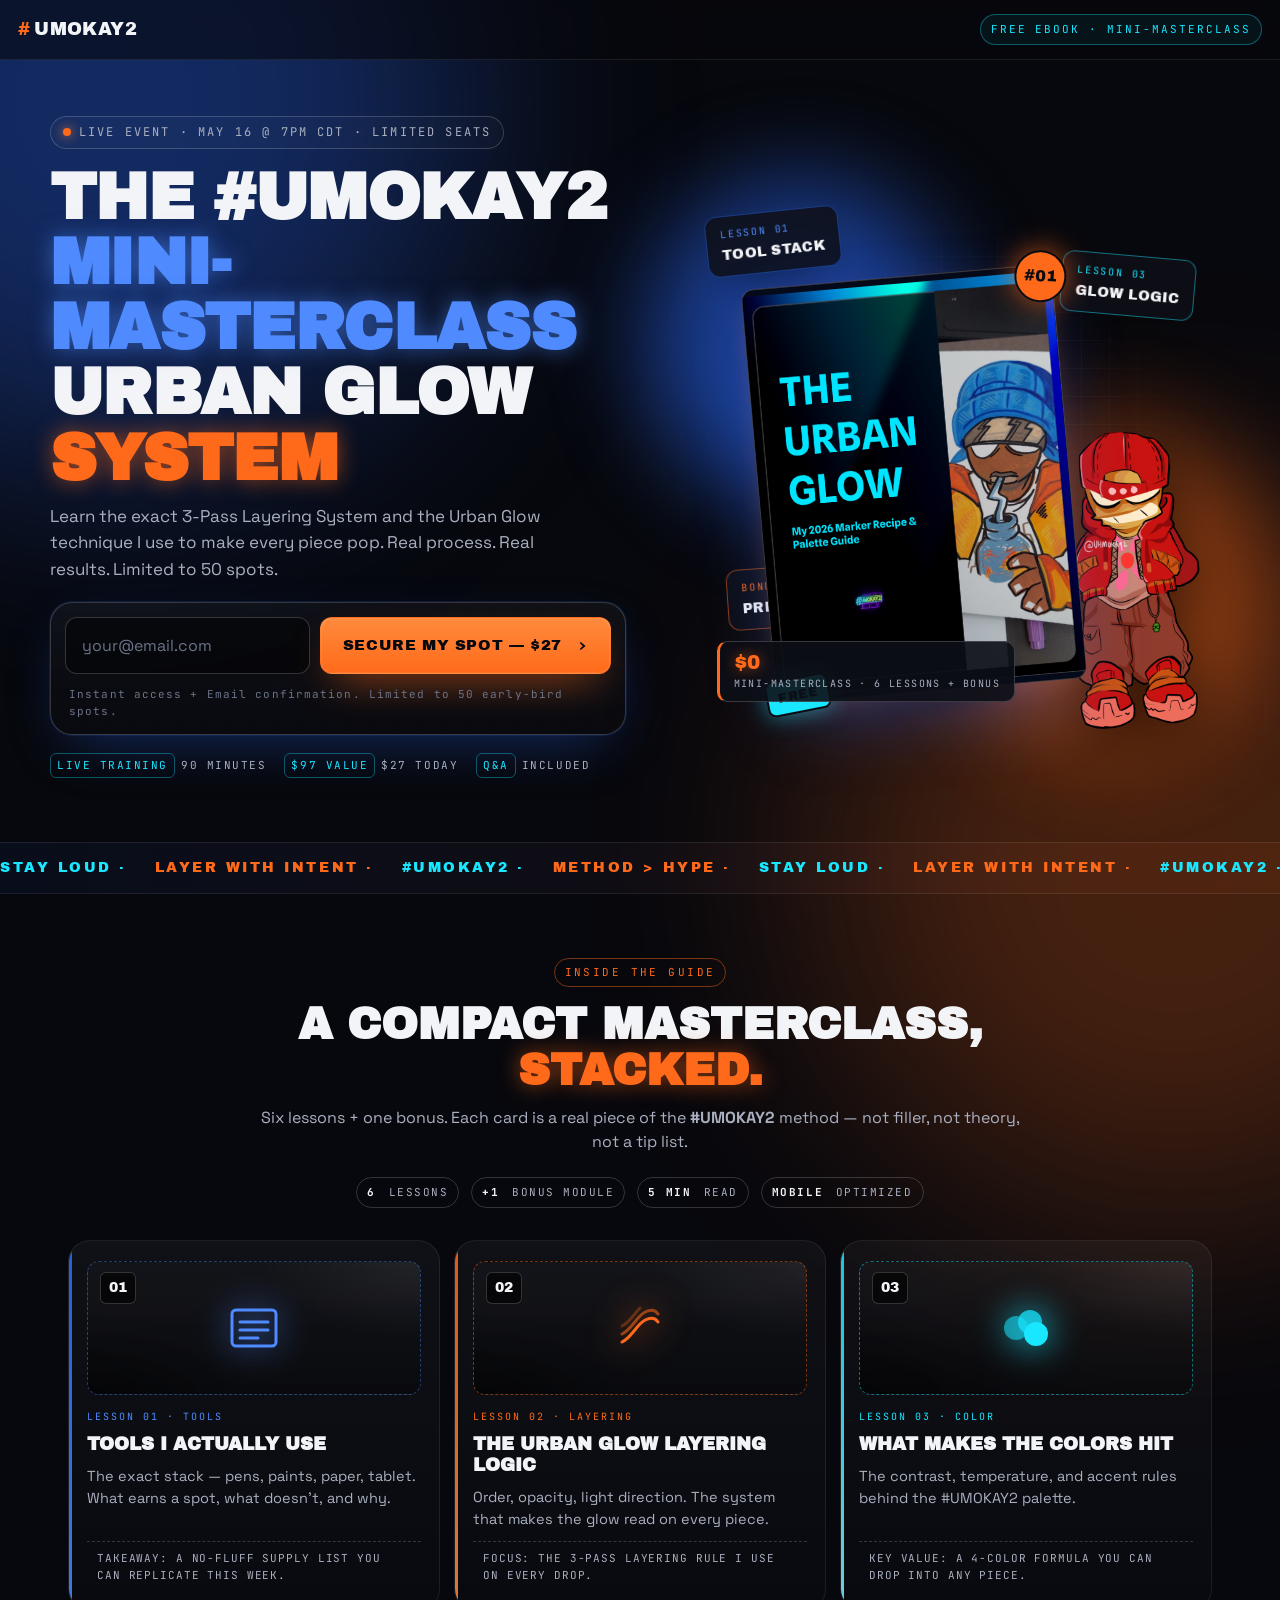
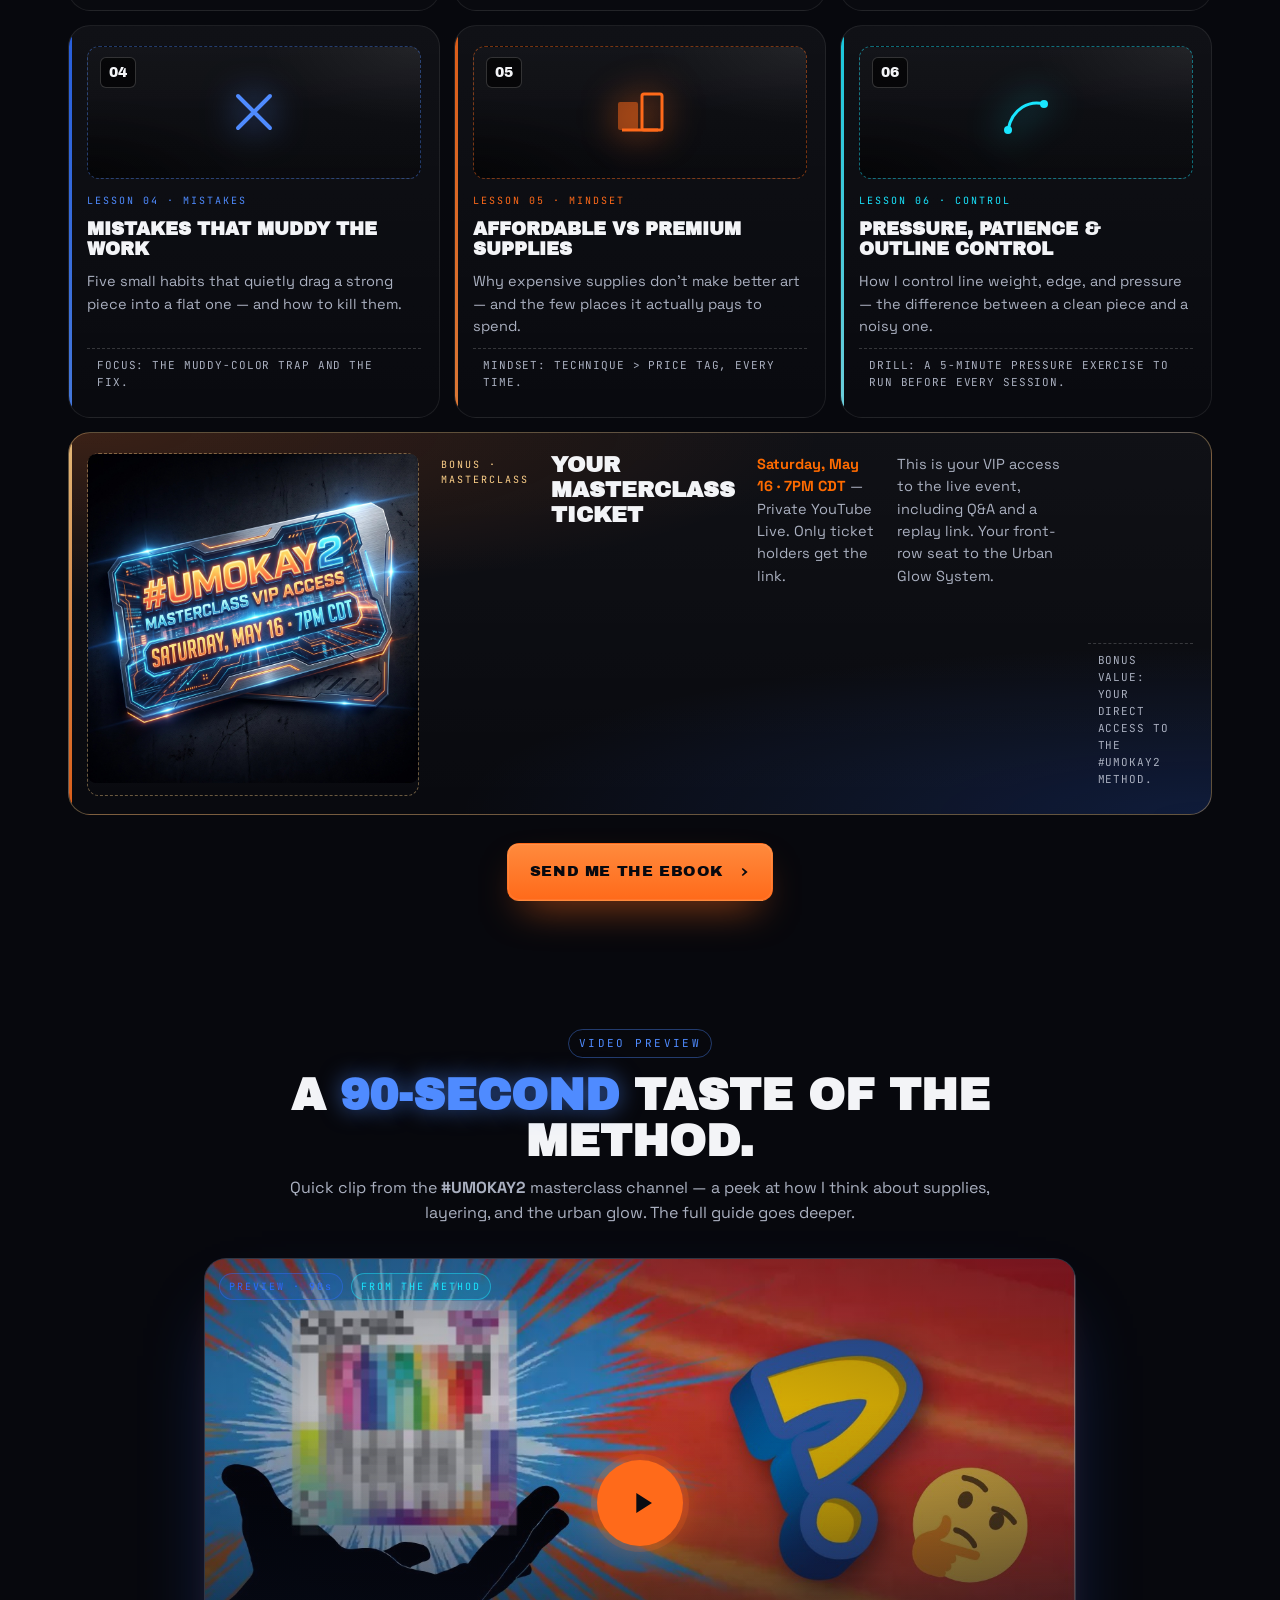
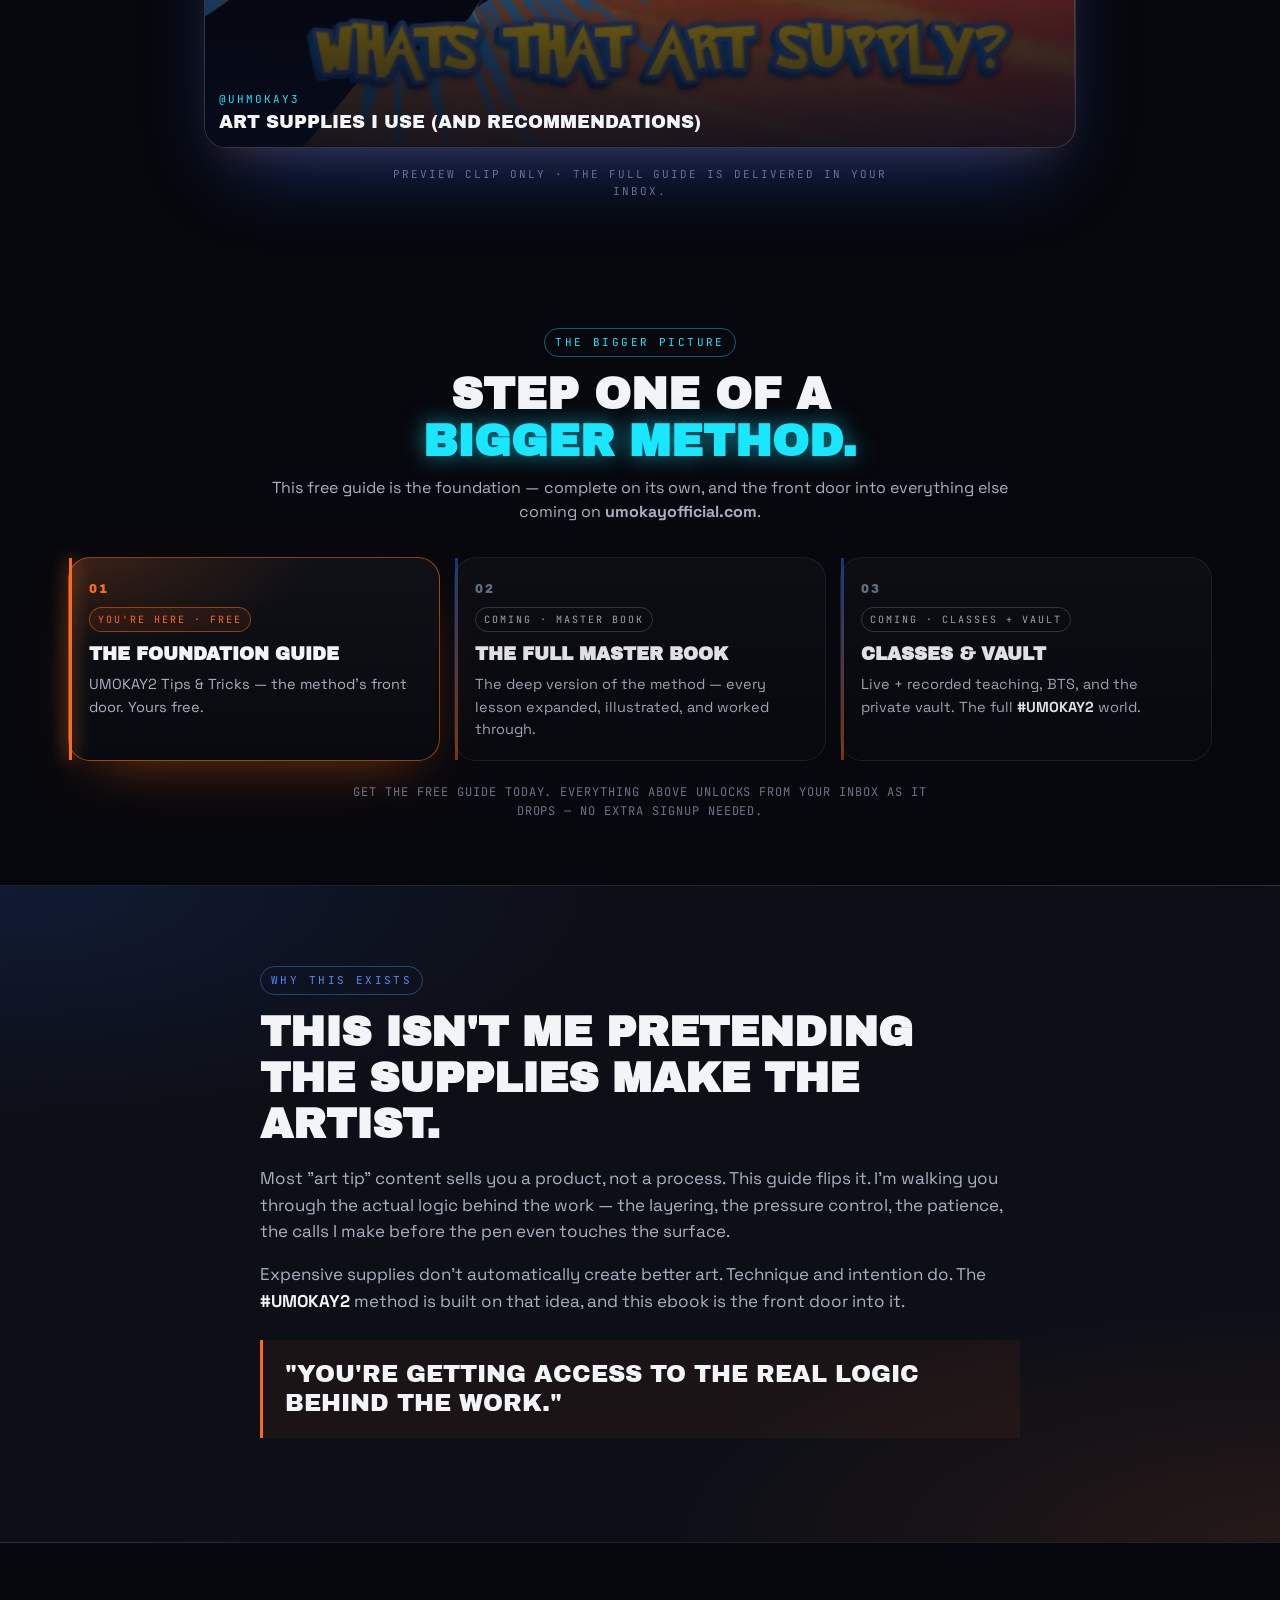
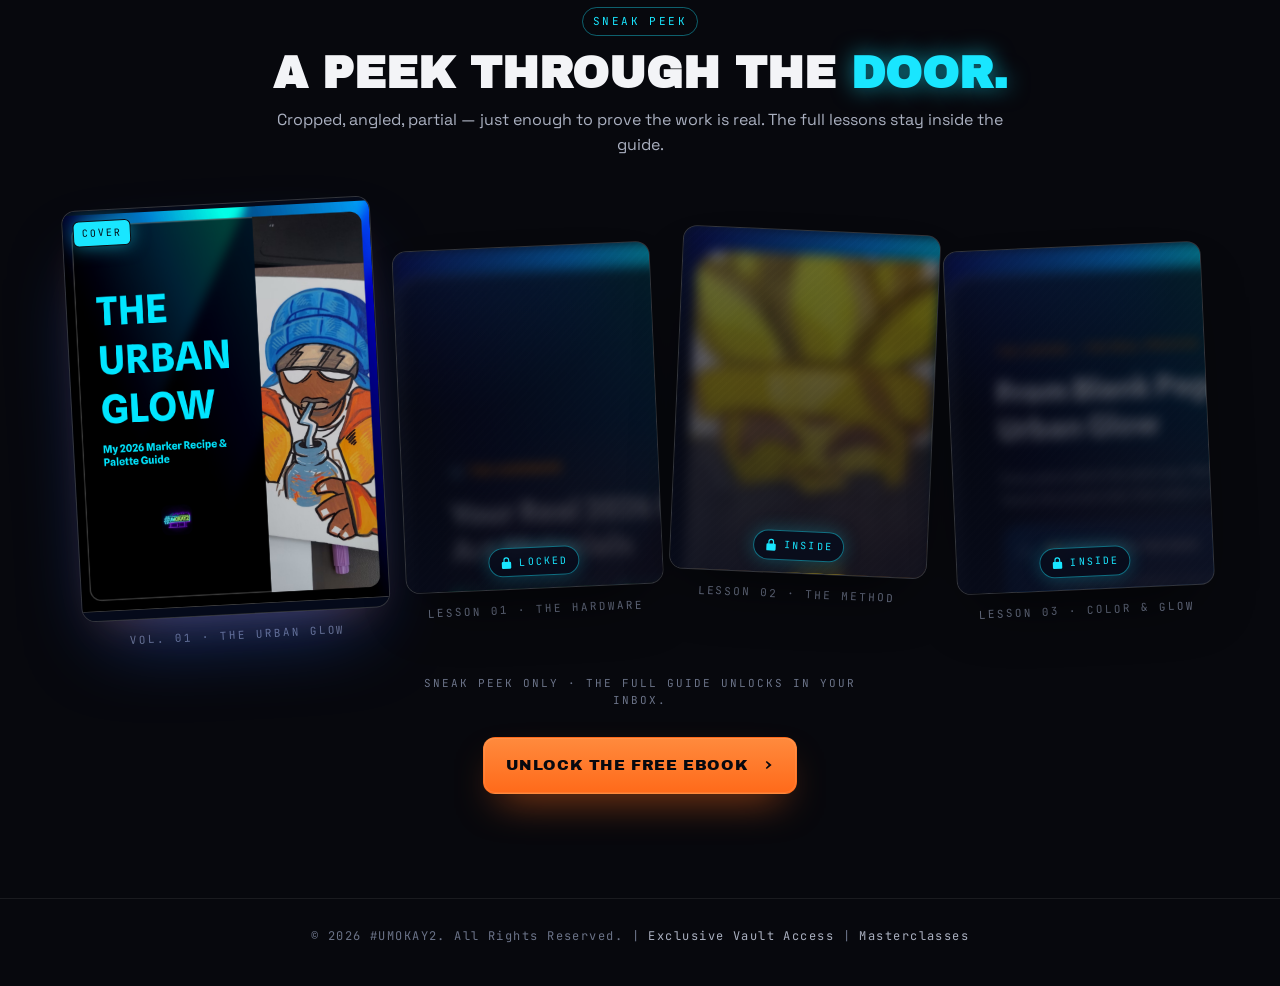
<file: index.html>
<!DOCTYPE html>
<html lang="en">
<head>
  <meta charset="UTF-8" />
  <meta name="viewport" content="width=device-width, initial-scale=1, viewport-fit=cover" />
  <meta name="theme-color" content="#0a0a12" />

  <title>UMOKAY2 Tips and Tricks — Free Mini-Masterclass Ebook</title>
  <meta name="description" content="Get the free UMOKAY2 Tips and Tricks ebook — a mini-masterclass on the tools, layering, and mindset behind the #UMOKAY2 style. Step into the artist's world." />

  <link rel="canonical" href="https://umokayofficial.com/" />

  <!-- Open Graph -->
  <meta property="og:type" content="website" />
  <meta property="og:site_name" content="#UMOKAY2" />
  <meta property="og:title" content="UMOKAY2 Tips and Tricks — Free Mini-Masterclass Ebook" />
  <meta property="og:description" content="A free mini-masterclass on the tools, layering, and mindset behind the #UMOKAY2 style. The first lesson into the artist's world." />
  <meta property="og:url" content="https://umokayofficial.com/" />
  <meta property="og:image" content="https://umokayofficial.com/assets/images/ebook-cover.png" />

  <!-- Twitter -->
  <meta name="twitter:card" content="summary_large_image" />
  <meta name="twitter:title" content="UMOKAY2 Tips and Tricks — Free Mini-Masterclass Ebook" />
  <meta name="twitter:description" content="The first lesson into the #UMOKAY2 method. Tools, layering, and mindset — straight from the artist." />
  <meta name="twitter:image" content="https://umokayofficial.com/assets/images/ebook-cover.png" />

  <!-- Fonts -->
  <link rel="preconnect" href="https://fonts.googleapis.com" />
  <link rel="preconnect" href="https://fonts.gstatic.com" crossorigin />
  <link href="https://fonts.googleapis.com/css2?family=Archivo+Black&family=Space+Grotesk:wght@400;500;600;700&family=JetBrains+Mono:wght@500;700&display=swap" rel="stylesheet" />

  <link rel="stylesheet" href="style.css" />
</head>
<body>

  <!-- Background atmospherics -->
  <div class="bg-grain" aria-hidden="true"></div>
  <div class="bg-glow bg-glow--blue" aria-hidden="true"></div>
  <div class="bg-glow bg-glow--orange" aria-hidden="true"></div>

  <!-- Top bar -->
  <header class="topbar">
    <a href="/" class="brand" aria-label="UMOKAY2 home">
      <span class="brand__hash">#</span><span class="brand__name">UMOKAY2</span>
    </a>
    <span class="topbar__tag">FREE EBOOK · MINI-MASTERCLASS</span>
  </header>

  <main>

    <!-- HERO -->
    <section class="hero" id="hero">
      <div class="hero__inner">

        <div class="hero__copy">
          <span class="eyebrow">
            <span class="eyebrow__dot"></span>
            Live Event · May 16 @ 7PM CDT · Limited Seats
          </span>

          <h1 class="hero__headline">
            The #UMOKAY2 <span class="hl hl--blue">Mini-Masterclass</span><br/>
            Urban Glow <span class="hl hl--orange">System</span>
          </h1>

          <p class="hero__sub">
            Learn the exact 3-Pass Layering System and the Urban Glow technique I use to make every piece pop. Real process. Real results. Limited to 50 spots.
          </p>

          <!-- FORM -->
          <form id="optinForm" class="optin" novalidate>
            <label for="email" class="sr-only">Email address</label>
            <div class="optin__row">
              <input
                id="email"
                name="email"
                type="email"
                inputmode="email"
                autocomplete="email"
                placeholder="your@email.com"
                required
              />
              <button type="submit" class="btn btn--primary">
                <span>Secure My Spot — $27</span>
                <svg viewBox="0 0 24 24" width="18" height="18" aria-hidden="true"><path fill="currentColor" d="M5 12h12l-4-4 1.4-1.4L20.8 12l-6.4 5.4L13 16l4-4H5z"/></svg>
              </button>
            </div>
            <p class="optin__micro">
              Instant access + Email confirmation. Limited to 50 early-bird spots.
            </p>
            <p id="formError" class="optin__error" role="alert" hidden>
              Drop a real email so I can send the guide.
            </p>
          </form>

          <ul class="trust">
            <li><span>Live Training</span> 90 minutes</li>
            <li><span>$97 Value</span> $27 Today</li>
            <li><span>Q&A</span> Included</li>
          </ul>
        </div>

        <!-- LAYERED TOOLKIT COMPOSITION -->
        <div class="hero__visual" aria-hidden="false">
          <div class="toolkit">

            <!-- Background sticker grid -->
            <div class="toolkit__bg" aria-hidden="true">
              <span class="toolkit__bg-grid"></span>
              <span class="toolkit__bg-blob toolkit__bg-blob--blue"></span>
              <span class="toolkit__bg-blob toolkit__bg-blob--orange"></span>
            </div>

            <!-- Floating chips behind ebook -->
            <div class="chip chip--01">
              <span class="chip__label">LESSON 01</span>
              <span class="chip__title">Tool Stack</span>
            </div>
            <div class="chip chip--02">
              <span class="chip__label">LESSON 03</span>
              <span class="chip__title">Glow Logic</span>
            </div>
            <div class="chip chip--03">
              <span class="chip__label">BONUS</span>
              <span class="chip__title">Pressure Map</span>
            </div>

            <!-- Avatar peeking -->
            <div class="toolkit__avatar" role="img" aria-label="Drinker character">
              <img src="assets/images/drinker.png" alt="" onerror="this.style.display='none'; this.parentNode.classList.add('toolkit__avatar--fallback');" />
              <div class="toolkit__avatar-fallback"><span>U2</span></div>
            </div>

            <!-- Ebook -->
            <div class="ebook-mock" role="img" aria-label="UMOKAY2 Tips and Tricks ebook cover">
              <div class="ebook-mock__cover">
                <img src="assets/images/ebook-cover.png" alt="" onerror="this.style.display='none'; this.parentNode.classList.add('ebook-mock__cover--fallback');" />
                <div class="ebook-mock__fallback">
                  <span class="ebook-mock__tag">FREE GUIDE</span>
                  <span class="ebook-mock__title">UMOKAY2</span>
                  <span class="ebook-mock__sub">TIPS &amp; TRICKS</span>
                  <span class="ebook-mock__edition">Vol. 01 · The Method</span>
                </div>
              </div>
              <div class="ebook-mock__shadow"></div>
              <span class="ebook-mock__sticker">#01</span>
              <span class="ebook-mock__price">FREE</span>
            </div>

            <!-- Badge / value chip -->
            <div class="toolkit__value">
              <span class="toolkit__value-num">$0</span>
              <span class="toolkit__value-label">Mini-Masterclass · 6 Lessons + Bonus</span>
            </div>

          </div>
        </div>

      </div>
    </section>

    <!-- DIVIDER MARQUEE -->
    <div class="marquee" aria-hidden="true">
      <div class="marquee__track">
        <span>STAY LOUD ·</span><span>LAYER WITH INTENT ·</span><span>#UMOKAY2 ·</span><span>METHOD &gt; HYPE ·</span><span>STAY LOUD ·</span><span>LAYER WITH INTENT ·</span><span>#UMOKAY2 ·</span><span>METHOD &gt; HYPE ·</span>
      </div>
    </div>

    <!-- INSIDE THE GUIDE — STACKED MASTERCLASS GRID -->
    <section class="section inside" id="inside">
      <div class="section__head">
        <span class="kicker kicker--orange">INSIDE THE GUIDE</span>
        <h2>A compact masterclass, <span class="hl hl--orange">stacked.</span></h2>
        <p class="section__lead">
          Six lessons + one bonus. Each card is a real piece of the
          <strong>#UMOKAY2</strong> method — not filler, not theory, not a tip list.
        </p>

        <div class="inside__meta">
          <span><strong>6</strong> Lessons</span>
          <span><strong>+1</strong> Bonus Module</span>
          <span><strong>5 min</strong> Read</span>
          <span><strong>Mobile</strong> Optimized</span>
        </div>
      </div>

      <div class="cards">

        <article class="card card--blue">
          <div class="card__thumb">
            <span class="card__thumb-num">01</span>
            <svg class="card__thumb-icon" viewBox="0 0 64 64" aria-hidden="true">
              <rect x="10" y="14" width="44" height="36" rx="4" fill="none" stroke="currentColor" stroke-width="3"/>
              <path d="M18 26h28M18 34h28M18 42h18" stroke="currentColor" stroke-width="3" stroke-linecap="round"/>
            </svg>
          </div>
          <span class="card__tag">LESSON 01 · TOOLS</span>
          <h3>Tools I Actually Use</h3>
          <p>The exact stack — pens, paints, paper, tablet. What earns a spot, what doesn't, and why.</p>
          <span class="card__takeaway">Takeaway: a no-fluff supply list you can replicate this week.</span>
        </article>

        <article class="card card--orange">
          <div class="card__thumb">
            <span class="card__thumb-num">02</span>
            <svg class="card__thumb-icon" viewBox="0 0 64 64" aria-hidden="true">
              <path d="M14 46c8-4 12-12 18-18s14-8 18-2" fill="none" stroke="currentColor" stroke-width="3" stroke-linecap="round"/>
              <path d="M14 38c8-4 12-12 18-18s14-8 18-2" fill="none" stroke="currentColor" stroke-width="3" stroke-linecap="round" opacity=".55"/>
              <path d="M14 30c8-4 12-12 18-18" fill="none" stroke="currentColor" stroke-width="3" stroke-linecap="round" opacity=".3"/>
            </svg>
          </div>
          <span class="card__tag">LESSON 02 · LAYERING</span>
          <h3>The Urban Glow Layering Logic</h3>
          <p>Order, opacity, light direction. The system that makes the glow read on every piece.</p>
          <span class="card__takeaway">Focus: the 3-pass layering rule I use on every drop.</span>
        </article>

        <article class="card card--cyan">
          <div class="card__thumb">
            <span class="card__thumb-num">03</span>
            <svg class="card__thumb-icon" viewBox="0 0 64 64" aria-hidden="true">
              <circle cx="22" cy="32" r="12" fill="currentColor" opacity=".55"/>
              <circle cx="36" cy="26" r="12" fill="currentColor" opacity=".75"/>
              <circle cx="42" cy="38" r="12" fill="currentColor"/>
            </svg>
          </div>
          <span class="card__tag">LESSON 03 · COLOR</span>
          <h3>What Makes the Colors Hit</h3>
          <p>The contrast, temperature, and accent rules behind the #UMOKAY2 palette.</p>
          <span class="card__takeaway">Key value: a 4-color formula you can drop into any piece.</span>
        </article>

        <article class="card card--blue">
          <div class="card__thumb">
            <span class="card__thumb-num">04</span>
            <svg class="card__thumb-icon" viewBox="0 0 64 64" aria-hidden="true">
              <path d="M16 16l32 32M48 16L16 48" stroke="currentColor" stroke-width="4" stroke-linecap="round"/>
            </svg>
          </div>
          <span class="card__tag">LESSON 04 · MISTAKES</span>
          <h3>Mistakes That Muddy the Work</h3>
          <p>Five small habits that quietly drag a strong piece into a flat one — and how to kill them.</p>
          <span class="card__takeaway">Focus: the muddy-color trap and the fix.</span>
        </article>

        <article class="card card--orange">
          <div class="card__thumb">
            <span class="card__thumb-num">05</span>
            <svg class="card__thumb-icon" viewBox="0 0 64 64" aria-hidden="true">
              <rect x="10" y="22" width="20" height="28" rx="2" fill="currentColor" opacity=".5"/>
              <rect x="34" y="14" width="20" height="36" rx="2" fill="none" stroke="currentColor" stroke-width="3"/>
              <path d="M14 50h36" stroke="currentColor" stroke-width="3"/>
            </svg>
          </div>
          <span class="card__tag">LESSON 05 · MINDSET</span>
          <h3>Affordable vs Premium Supplies</h3>
          <p>Why expensive supplies don't make better art — and the few places it actually pays to spend.</p>
          <span class="card__takeaway">Mindset: technique &gt; price tag, every time.</span>
        </article>

        <article class="card card--cyan">
          <div class="card__thumb">
            <span class="card__thumb-num">06</span>
            <svg class="card__thumb-icon" viewBox="0 0 64 64" aria-hidden="true">
              <path d="M14 50c4-22 22-30 36-26" fill="none" stroke="currentColor" stroke-width="3" stroke-linecap="round"/>
              <circle cx="50" cy="24" r="4" fill="currentColor"/>
              <circle cx="14" cy="50" r="4" fill="currentColor"/>
            </svg>
          </div>
          <span class="card__tag">LESSON 06 · CONTROL</span>
          <h3>Pressure, Patience &amp; Outline Control</h3>
          <p>How I control line weight, edge, and pressure — the difference between a clean piece and a noisy one.</p>
          <span class="card__takeaway">Drill: a 5-minute pressure exercise to run before every session.</span>
        </article>

        <!-- Bonus card — full width on desktop -->
        <article class="card card--bonus">
          <div class="card__thumb card__thumb--ticket" style="overflow:visible;height:auto;background:none;padding:0 0 12px 0;">
            <img src="vip-ticket-dated (1).png" alt="#UMOKAY2 Masterclass VIP Access Ticket — Saturday May 16 7PM CDT" style="width:100%;height:auto;border-radius:8px;display:block;margin:0 auto;object-fit:contain;" />
          </div>
          <span class="card__tag card__tag--bonus">BONUS · MASTERCLASS</span>
          <h3>Your Masterclass Ticket</h3>
          <p style="margin-bottom:6px;"><strong style="color:#ff6b00;">Saturday, May 16 · 7PM CDT</strong> — Private YouTube Live. Only ticket holders get the link.</p>
          <p>This is your VIP access to the live event, including Q&amp;A and a replay link. Your front-row seat to the Urban Glow System.</p>
          <span class="card__takeaway">Bonus Value: Your direct access to the #UMOKAY2 method.</span>
        </article>

      </div>

      <a href="#hero" class="btn btn--primary btn--center">
        <span>Send Me The Ebook</span>
        <svg viewBox="0 0 24 24" width="18" height="18" aria-hidden="true"><path fill="currentColor" d="M5 12h12l-4-4 1.4-1.4L20.8 12l-6.4 5.4L13 16l4-4H5z"/></svg>
      </a>
    </section>

    <!-- VIDEO TEASER — short clip preview, not the full masterclass -->
    <section class="section vteaser" id="vteaser">
      <div class="section__head">
        <span class="kicker kicker--blue">VIDEO PREVIEW</span>
        <h2>A <span class="hl hl--blue">90-second</span> taste of the method.</h2>
        <p class="section__lead">
          Quick clip from the <strong>#UMOKAY2</strong> masterclass channel — a peek at how I think about supplies, layering, and the urban glow. The full guide goes deeper.
        </p>
      </div>

      <div class="vteaser__wrap">
        <div class="vteaser__player" id="vplayer"
             data-video="CyZOYUwo75g"
             data-start="0"
             data-end="90">
          <img class="vteaser__poster" src="assets/images/video-poster.jpg" alt="UMOKAY2 masterclass preview" loading="lazy" />
          <div class="vteaser__veil" aria-hidden="true"></div>
          <div class="vteaser__playbtn" aria-hidden="true">
            <svg viewBox="0 0 24 24" width="34" height="34"><path fill="currentColor" d="M8 5v14l11-7z"/></svg>
          </div>
          <div class="vteaser__chips">
            <span class="vteaser__chip vteaser__chip--blue">PREVIEW · 90s</span>
            <span class="vteaser__chip vteaser__chip--cyan">FROM THE METHOD</span>
          </div>
          <div class="vteaser__title">
            <span class="vteaser__author">@Uhmokay3</span>
            <span class="vteaser__name">Art Supplies I Use (And Recommendations)</span>
          </div>
          <button type="button" class="vteaser__hit" id="vplay" aria-label="Play 90-second masterclass preview">Play preview</button>
        </div>
        <p class="vteaser__note">Preview clip only · the full guide is delivered in your inbox.</p>
      </div>
    </section>

    <!-- OFFER LADDER — subtle ecosystem cue (free foundation framing) -->
    <section class="section ladder" id="ladder">
      <div class="section__head">
        <span class="kicker kicker--cyan">THE BIGGER PICTURE</span>
        <h2>Step one of a <span class="hl hl--cyan">bigger method.</span></h2>
        <p class="section__lead">
          This free guide is the foundation — complete on its own, and the
          front door into everything else coming on <strong>umokayofficial.com</strong>.
        </p>
      </div>

      <ol class="ladder__steps" aria-label="#UMOKAY2 learning ladder">
        <li class="ladder__step ladder__step--current">
          <span class="ladder__num">01</span>
          <span class="ladder__status">YOU'RE HERE · FREE</span>
          <h3>The Foundation Guide</h3>
          <p>UMOKAY2 Tips &amp; Tricks — the method's front door. Yours free.</p>
        </li>
        <li class="ladder__step">
          <span class="ladder__num">02</span>
          <span class="ladder__status">COMING · MASTER BOOK</span>
          <h3>The Full Master Book</h3>
          <p>The deep version of the method — every lesson expanded, illustrated, and worked through.</p>
        </li>
        <li class="ladder__step">
          <span class="ladder__num">03</span>
          <span class="ladder__status">COMING · CLASSES + VAULT</span>
          <h3>Classes &amp; Vault</h3>
          <p>Live + recorded teaching, BTS, and the private vault. The full <strong>#UMOKAY2</strong> world.</p>
        </li>
      </ol>

      <p class="ladder__note">
        Get the free guide today. Everything above unlocks from your inbox as it drops — no extra signup needed.
      </p>
    </section>

    <!-- WHY THIS GUIDE EXISTS -->
    <section class="section why" id="why">
      <div class="why__inner">
        <span class="kicker kicker--blue">WHY THIS EXISTS</span>
        <h2>This isn't me pretending the supplies make the artist.</h2>
        <p>
          Most "art tip" content sells you a product, not a process. This guide
          flips it. I'm walking you through the actual logic behind the work —
          the layering, the pressure control, the patience, the calls I make
          before the pen even touches the surface.
        </p>
        <p>
          Expensive supplies don't automatically create better art. Technique
          and intention do. The <strong>#UMOKAY2</strong> method is built on
          that idea, and this ebook is the front door into it.
        </p>
        <p class="why__pull">
          "You're getting access to the real logic behind the work."
        </p>
      </div>
    </section>

    <!-- TEASER — cropped/angled previews only, no full reveals -->
    <section class="section proof" id="proof">
      <div class="section__head">
        <span class="kicker kicker--cyan">SNEAK PEEK</span>
        <h2>A peek through the <span class="hl hl--cyan">door.</span></h2>
        <p class="section__lead">
          Cropped, angled, partial — just enough to prove the work is real. The full lessons stay inside the guide.
        </p>
      </div>

      <div class="teaser__grid">

        <!-- Featured cover — angled, framed, branded backdrop -->
        <figure class="teaser teaser--cover">
          <div class="teaser__frame">
            <img src="assets/images/ebook-cover.png" alt="UMOKAY2 ebook cover" />
            <span class="teaser__chip">COVER</span>
          </div>
          <figcaption>Vol. 01 · The Urban Glow</figcaption>
        </figure>

        <!-- Cropped/angled inside peeks — obscured with blur + lock overlay -->
        <figure class="teaser teaser--peek teaser--rot-l">
          <div class="teaser__frame">
            <img src="assets/images/ebook-page-2.png" alt="Cropped peek — The Hardware lesson" />
            <div class="teaser__veil" aria-hidden="true"></div>
            <span class="teaser__lock" aria-hidden="true">
              <svg viewBox="0 0 24 24" width="14" height="14"><path fill="currentColor" d="M12 2a5 5 0 0 0-5 5v3H6a2 2 0 0 0-2 2v8a2 2 0 0 0 2 2h12a2 2 0 0 0 2-2v-8a2 2 0 0 0-2-2h-1V7a5 5 0 0 0-5-5Zm-3 8V7a3 3 0 0 1 6 0v3H9Z"/></svg>
              LOCKED
            </span>
          </div>
          <figcaption>Lesson 01 · The Hardware</figcaption>
        </figure>

        <figure class="teaser teaser--peek teaser--rot-r">
          <div class="teaser__frame">
            <img src="assets/images/ebook-page-3.png" alt="Cropped peek — The Method lesson" />
            <div class="teaser__veil" aria-hidden="true"></div>
            <span class="teaser__lock" aria-hidden="true">
              <svg viewBox="0 0 24 24" width="14" height="14"><path fill="currentColor" d="M12 2a5 5 0 0 0-5 5v3H6a2 2 0 0 0-2 2v8a2 2 0 0 0 2 2h12a2 2 0 0 0 2-2v-8a2 2 0 0 0-2-2h-1V7a5 5 0 0 0-5-5Zm-3 8V7a3 3 0 0 1 6 0v3H9Z"/></svg>
              INSIDE
            </span>
          </div>
          <figcaption>Lesson 02 · The Method</figcaption>
        </figure>

        <figure class="teaser teaser--peek teaser--rot-l">
          <div class="teaser__frame">
            <img src="assets/images/ebook-page-4.png" alt="Cropped peek — Color &amp; Glow lesson" />
            <div class="teaser__veil" aria-hidden="true"></div>
            <span class="teaser__lock" aria-hidden="true">
              <svg viewBox="0 0 24 24" width="14" height="14"><path fill="currentColor" d="M12 2a5 5 0 0 0-5 5v3H6a2 2 0 0 0-2 2v8a2 2 0 0 0 2 2h12a2 2 0 0 0 2-2v-8a2 2 0 0 0-2-2h-1V7a5 5 0 0 0-5-5Zm-3 8V7a3 3 0 0 1 6 0v3H9Z"/></svg>
              INSIDE
            </span>
          </div>
          <figcaption>Lesson 03 · Color &amp; Glow</figcaption>
        </figure>

      </div>

      <p class="teaser__note">Sneak peek only · the full guide unlocks in your inbox.</p>

      <a href="#hero" class="btn btn--primary btn--center">
        <span>Unlock The Free Ebook</span>
        <svg viewBox="0 0 24 24" width="18" height="18" aria-hidden="true"><path fill="currentColor" d="M5 12h12l-4-4 1.4-1.4L20.8 12l-6.4 5.4L13 16l4-4H5z"/></svg>
      </a>
    </section>

  </main>


  <!-- FOOTER -->
  <footer class="footer">
    <p>
      © 2026 #UMOKAY2. All Rights Reserved. |
      <a href="/vault" class="footer__link footer__link--blue">Exclusive Vault Access</a> |
      <a href="/classes" class="footer__link footer__link--orange">Masterclasses</a>
    </p>
  </footer>

  <script src="script.js"></script>
</body>
</html>
</file>
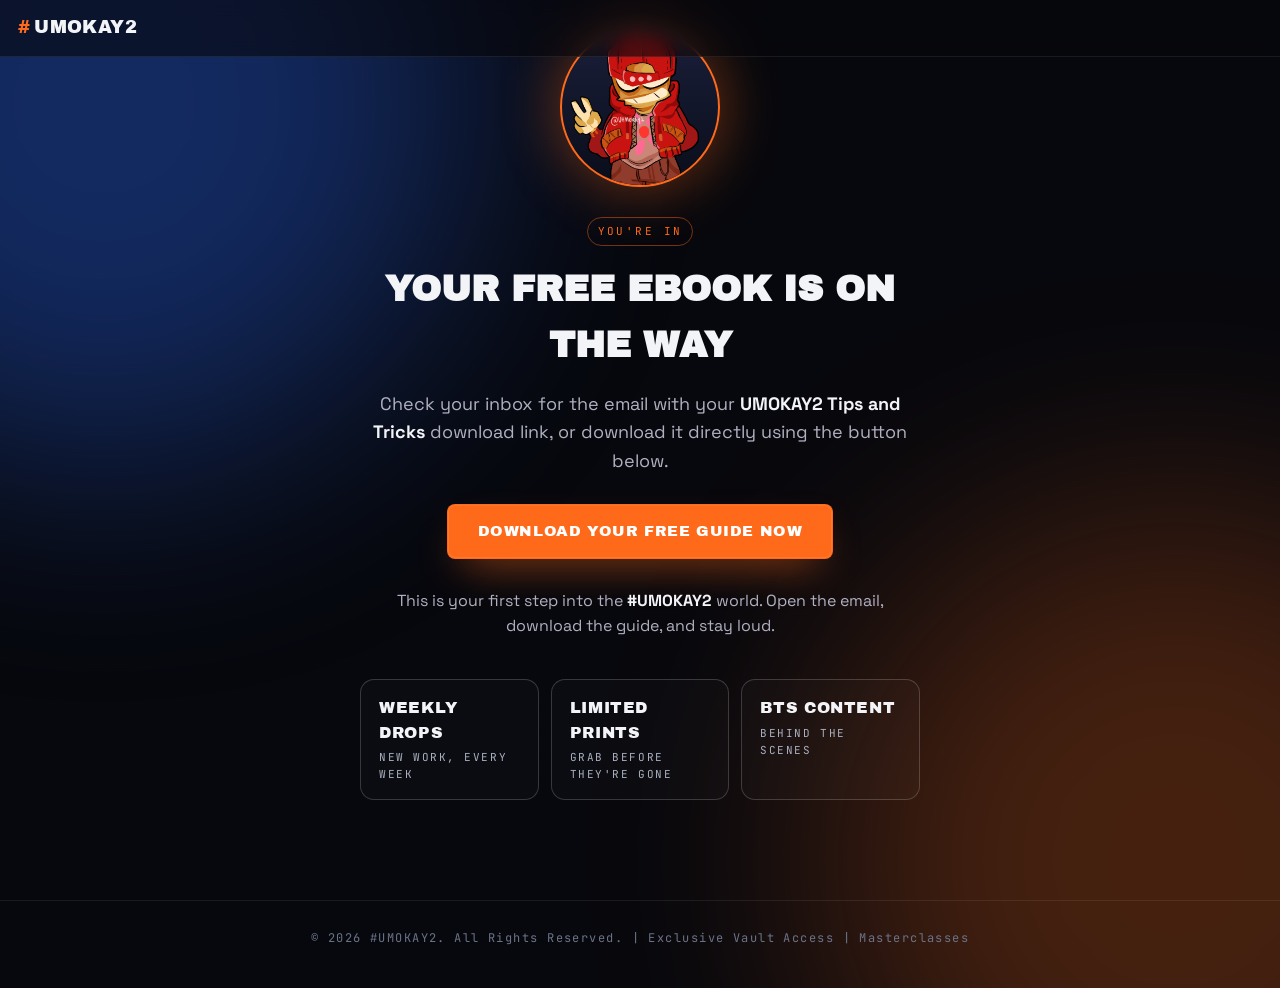
<file: confirm.html>
<!DOCTYPE html>
<html lang="en">
<head>
  <meta charset="UTF-8" />
  <meta name="viewport" content="width=device-width, initial-scale=1, viewport-fit=cover" />
  <meta name="theme-color" content="#0a0a12" />

  <title>You're In — #UMOKAY2</title>
  <meta name="description" content="Your free UMOKAY2 Tips and Tricks ebook is on the way." />
  <meta name="robots" content="noindex, nofollow" />

  <!-- Fonts -->
  <link rel="preconnect" href="https://fonts.googleapis.com" />
  <link rel="preconnect" href="https://fonts.gstatic.com" crossorigin />
  <link href="https://fonts.googleapis.com/css2?family=Archivo+Black&family=Space+Grotesk:wght@400;500;600;700&family=JetBrains+Mono:wght@500;700&display=swap" rel="stylesheet" />

  <link rel="stylesheet" href="style.css" />
</head>
<body>

  <div class="bg-grain" aria-hidden="true"></div>
  <div class="bg-glow bg-glow--blue" aria-hidden="true"></div>
  <div class="bg-glow bg-glow--orange" aria-hidden="true"></div>

  <header class="topbar">
    <a href="/" class="brand" aria-label="UMOKAY2 home">
      <span class="brand__hash">#</span><span class="brand__name">UMOKAY2</span>
    </a>
  </header>

  <main>
    <section class="success is-visible" style="padding: 60px 20px; text-align: center; max-width: 600px; margin: 0 auto;">
      <div class="success__avatar" style="margin-bottom: 30px;">
        <img src="assets/images/drinker.png" alt="Drinker" style="max-width: 200px;" onerror="this.style.display='none';"/>
      </div>
      
      <span class="kicker kicker--orange">YOU'RE IN</span>
      <h2 style="font-family: 'Archivo Black', sans-serif; font-size: 36px; margin: 16px 0;">Your Free Ebook Is On The Way</h2>
      <p style="font-size: 18px; color: var(--text-muted, #b0b0c0); line-height: 1.6;">
        Check your inbox for the email with your <strong>UMOKAY2 Tips and Tricks</strong> download link, or download it directly using the button below.
      </p>
      
      <a href="assets/pdfs/UMOKAY2-Tips-and-Tricks.pdf" class="btn btn--primary" style="margin-top: 20px; display: inline-block; padding: 15px 30px; text-decoration: none; background: var(--orange, #ff7300); color: #fff; border-radius: 8px; font-family: 'Archivo Black', sans-serif;">
        DOWNLOAD YOUR FREE GUIDE NOW
      </a>
      <p style="font-size: 16px; margin-top: 30px; color: var(--text-muted, #b0b0c0);">
        This is your first step into the <strong>#UMOKAY2</strong> world. Open the email, download the guide, and stay loud.
      </p>

      <div class="success__nudges" style="margin-top: 40px;">
        <a href="/drops" class="nudge nudge--blue">
          <span class="nudge__title">Weekly Drops</span>
          <span class="nudge__sub">New work, every week</span>
        </a>
        <a href="/prints" class="nudge nudge--orange">
          <span class="nudge__title">Limited Prints</span>
          <span class="nudge__sub">Grab before they're gone</span>
        </a>
        <a href="/bts" class="nudge nudge--cyan">
          <span class="nudge__title">BTS Content</span>
          <span class="nudge__sub">Behind the scenes</span>
        </a>
      </div>
    </section>
  </main>

  <footer class="footer">
    <p class="footer__copy">© 2026 #UMOKAY2. All Rights Reserved. | <a href="/vault">Exclusive Vault Access</a> | <a href="/classes">Masterclasses</a></p>
  </footer>

</body>
</html>
</file>
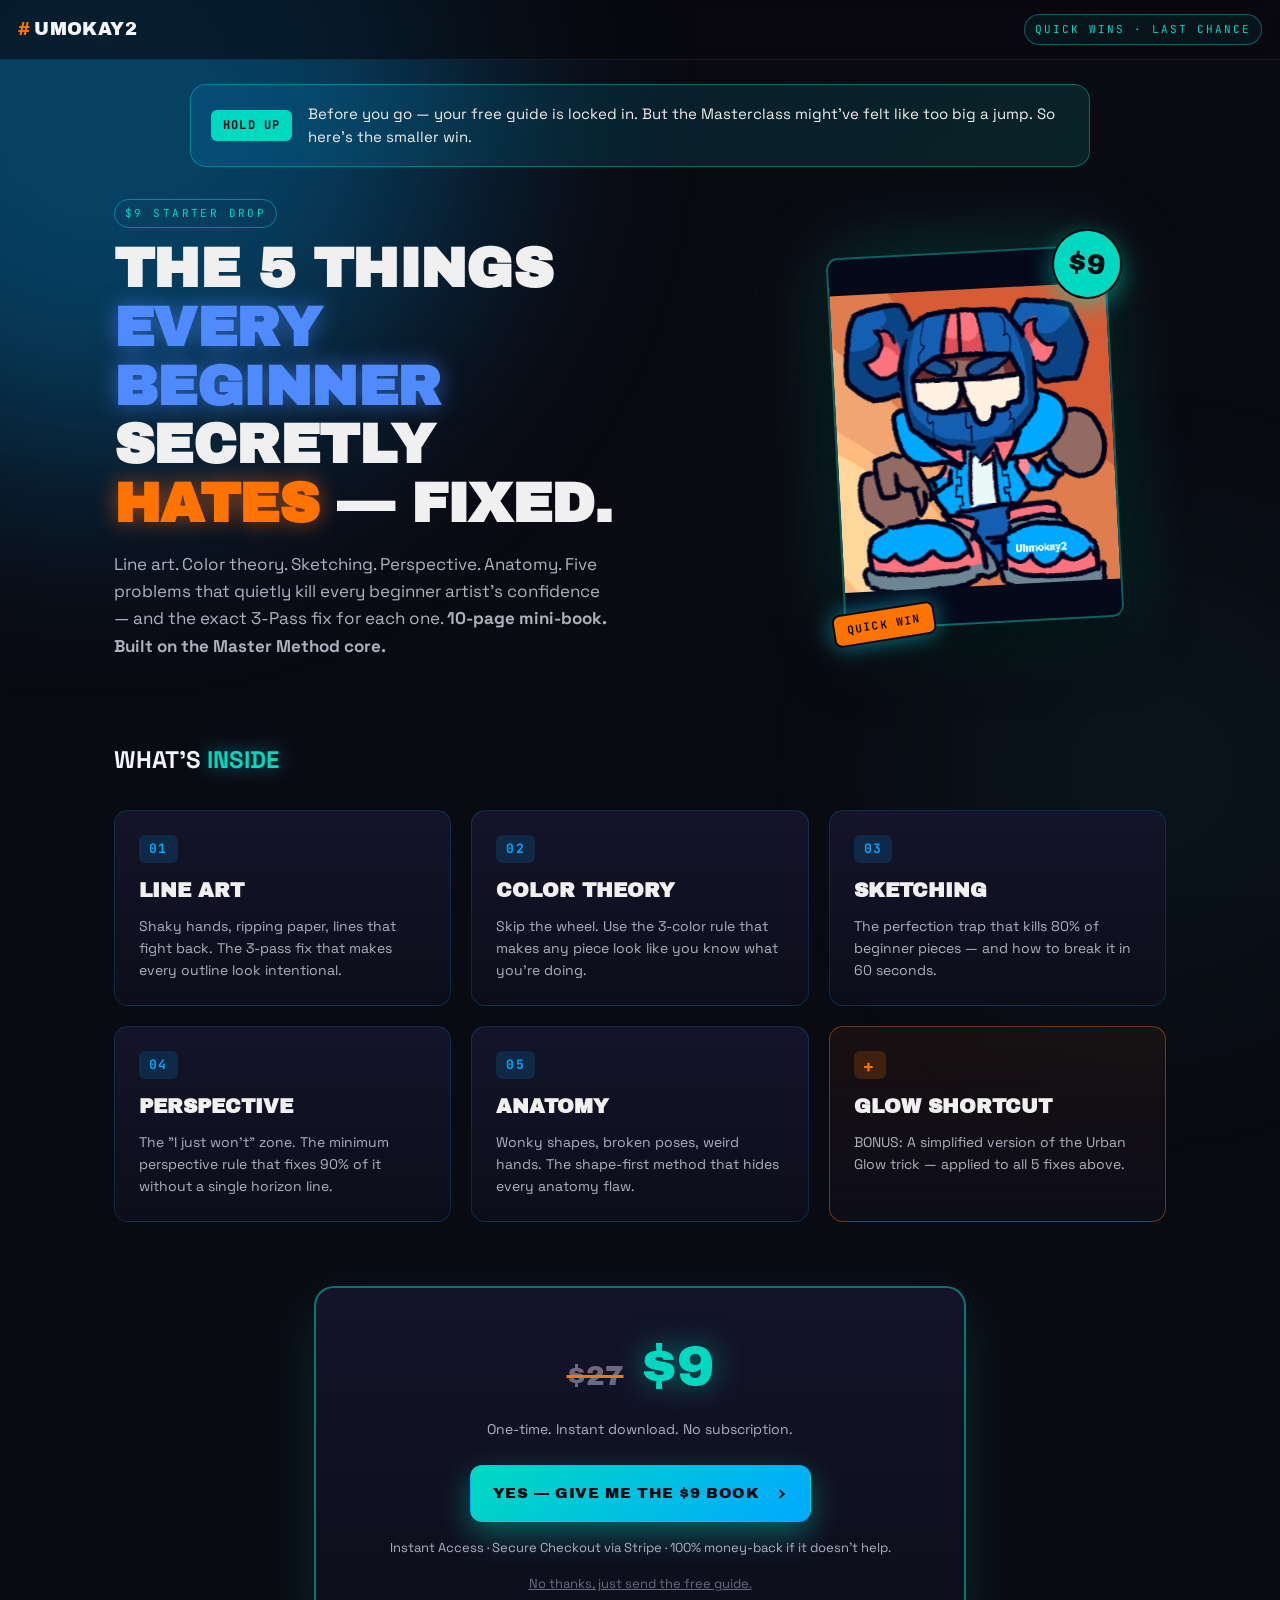
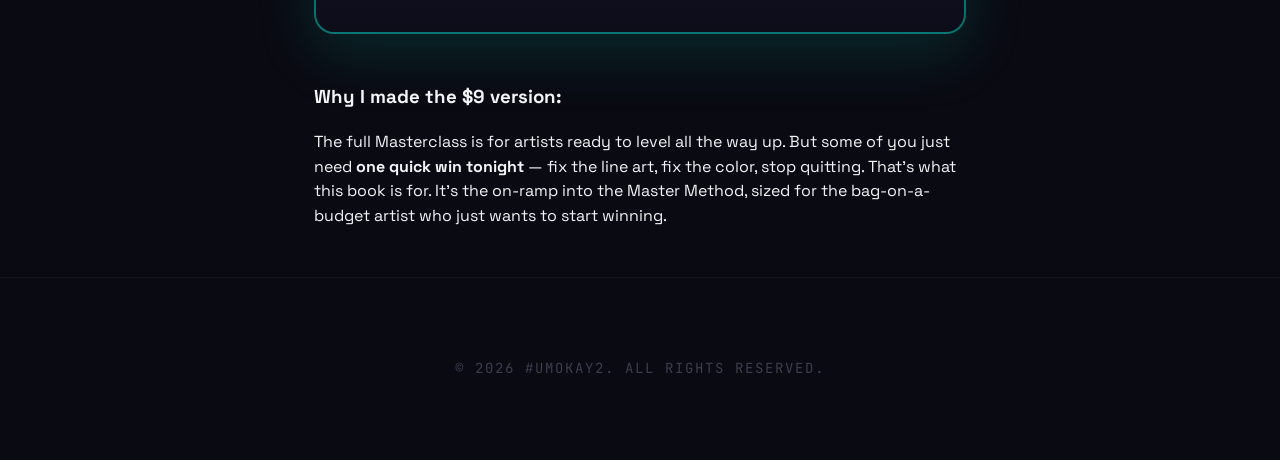
<file: rescue.html>
<!DOCTYPE html>
<html lang="en">
<head>
  <meta charset="UTF-8" />
  <meta name="viewport" content="width=device-width, initial-scale=1, viewport-fit=cover" />
  <meta name="theme-color" content="#0a0a12" />

  <title>Wait — One Smaller Win · #UMOKAY2</title>
  <meta name="description" content="A smaller $9 starter book that fixes the 5 things every beginner artist hates — line art, color, sketches, perspective, anatomy. No big commitment. Just quick wins." />
  <meta name="robots" content="noindex, nofollow" />

  <!-- Fonts -->
  <link rel="preconnect" href="https://fonts.googleapis.com" />
  <link rel="preconnect" href="https://fonts.gstatic.com" crossorigin />
  <link href="https://fonts.googleapis.com/css2?family=Archivo+Black&family=Space+Grotesk:wght@400;500;600;700&family=JetBrains+Mono:wght@500;700&display=swap" rel="stylesheet" />

  <link rel="stylesheet" href="style.css" />
  <link rel="stylesheet" href="upgrade.css" />
  <link rel="stylesheet" href="rescue.css" />
</head>
<body class="page-rescue">

  <!-- Background atmospherics -->
  <div class="bg-grain" aria-hidden="true"></div>
  <div class="bg-glow bg-glow--blue" aria-hidden="true"></div>
  <div class="bg-glow bg-glow--cyan" aria-hidden="true"></div>

  <!-- Top bar -->
  <header class="topbar">
    <a href="/" class="brand" aria-label="UMOKAY2 home">
      <span class="brand__hash">#</span><span class="brand__name">UMOKAY2</span>
    </a>
    <span class="topbar__tag">QUICK WINS · LAST CHANCE</span>
  </header>

  <main class="rescue">

    <!-- WAIT BAR -->
    <div class="wait-bar">
      <div class="wait-bar__inner">
        <span class="wait-bar__chip">HOLD UP</span>
        <p>Before you go — your free guide is locked in. But the Masterclass might've felt like too big a jump. So here's the smaller win.</p>
      </div>
    </div>

    <!-- HERO -->
    <section class="rescue__hero">
      <div class="rescue__hero-copy">
        <span class="kicker kicker--cyan">$9 STARTER DROP</span>
        <h1 class="rescue__title">
          THE 5 THINGS <span class="hl hl--blue">EVERY BEGINNER</span> SECRETLY <span class="hl hl--orange">HATES</span> — FIXED.
        </h1>
        <p class="rescue__lead">
          Line art. Color theory. Sketching. Perspective. Anatomy. Five problems that quietly kill every beginner artist's confidence — and the exact 3-Pass fix for each one. <strong>10-page mini-book. Built on the Master Method core.</strong>
        </p>
      </div>
      <div class="rescue__hero-image">
        <div class="ebook-mock ebook-mock--rescue">
          <div class="ebook-mock__cover">
            <img src="assets/images/blue-chibi.png" alt="UMOKAY2 Beginner Fixes" onerror="this.style.display='none';" />
            <div class="ebook-mock__fallback">
              <span class="ebook-mock__tag">VOL. 02</span>
              <span class="ebook-mock__title">5 ART HATES</span>
              <span class="ebook-mock__sub">→ 5 ART WINS</span>
              <span class="ebook-mock__edition">Beginner Fix Drop</span>
            </div>
          </div>
          <span class="ebook-mock__sticker rescue__sticker">$9</span>
          <span class="ebook-mock__price rescue__price-chip">QUICK WIN</span>
        </div>
      </div>
    </section>

    <!-- WHAT'S INSIDE -->
    <section class="rescue__inside">
      <h2 class="section__title">WHAT'S <span class="hl hl--cyan">INSIDE</span></h2>
      <div class="rescue__grid">
        <div class="rescue__card">
          <span class="rescue__num">01</span>
          <h3>LINE ART</h3>
          <p>Shaky hands, ripping paper, lines that fight back. The 3-pass fix that makes every outline look intentional.</p>
        </div>
        <div class="rescue__card">
          <span class="rescue__num">02</span>
          <h3>COLOR THEORY</h3>
          <p>Skip the wheel. Use the 3-color rule that makes any piece look like you know what you're doing.</p>
        </div>
        <div class="rescue__card">
          <span class="rescue__num">03</span>
          <h3>SKETCHING</h3>
          <p>The perfection trap that kills 80% of beginner pieces — and how to break it in 60 seconds.</p>
        </div>
        <div class="rescue__card">
          <span class="rescue__num">04</span>
          <h3>PERSPECTIVE</h3>
          <p>The "I just won't" zone. The minimum perspective rule that fixes 90% of it without a single horizon line.</p>
        </div>
        <div class="rescue__card">
          <span class="rescue__num">05</span>
          <h3>ANATOMY</h3>
          <p>Wonky shapes, broken poses, weird hands. The shape-first method that hides every anatomy flaw.</p>
        </div>
        <div class="rescue__card rescue__card--bonus">
          <span class="rescue__num rescue__num--bonus">+</span>
          <h3>GLOW SHORTCUT</h3>
          <p>BONUS: A simplified version of the Urban Glow trick — applied to all 5 fixes above.</p>
        </div>
      </div>
    </section>

    <!-- VALUE / CTA -->
    <section class="rescue__cta-block">
      <div class="rescue__price-card">
        <p class="rescue__price-line">
          <span class="rescue__old">$27</span>
          <span class="rescue__new">$9</span>
        </p>
        <p class="rescue__price-sub">One-time. Instant download. No subscription.</p>

        <a href="https://buy.stripe.com/your-rescue-checkout-link" class="btn btn--primary btn--huge btn--cyan">
          <span>YES — GIVE ME THE $9 BOOK</span>
          <svg viewBox="0 0 24 24" width="20" height="20" aria-hidden="true"><path fill="currentColor" d="M5 12h12l-4-4 1.4-1.4L20.8 12l-6.4 5.4L13 16l4-4H5z"/></svg>
        </a>

        <p class="rescue__guarantee">Instant Access · Secure Checkout via Stripe · 100% money-back if it doesn't help.</p>
        <a href="confirm.html" class="rescue__decline">No thanks, just send the free guide.</a>
      </div>
    </section>

    <!-- WHY -->
    <section class="rescue__why">
      <div class="proof-card">
        <h3>Why I made the $9 version:</h3>
        <p>The full Masterclass is for artists ready to level all the way up. But some of you just need <strong>one quick win tonight</strong> — fix the line art, fix the color, stop quitting. That's what this book is for. It's the on-ramp into the Master Method, sized for the bag-on-a-budget artist who just wants to start winning.</p>
      </div>
    </section>

  </main>

  <!-- FOOTER -->
  <footer class="footer">
    <p class="footer__copy">© 2026 #UMOKAY2. All Rights Reserved.</p>
  </footer>

</body>
</html>
</file>
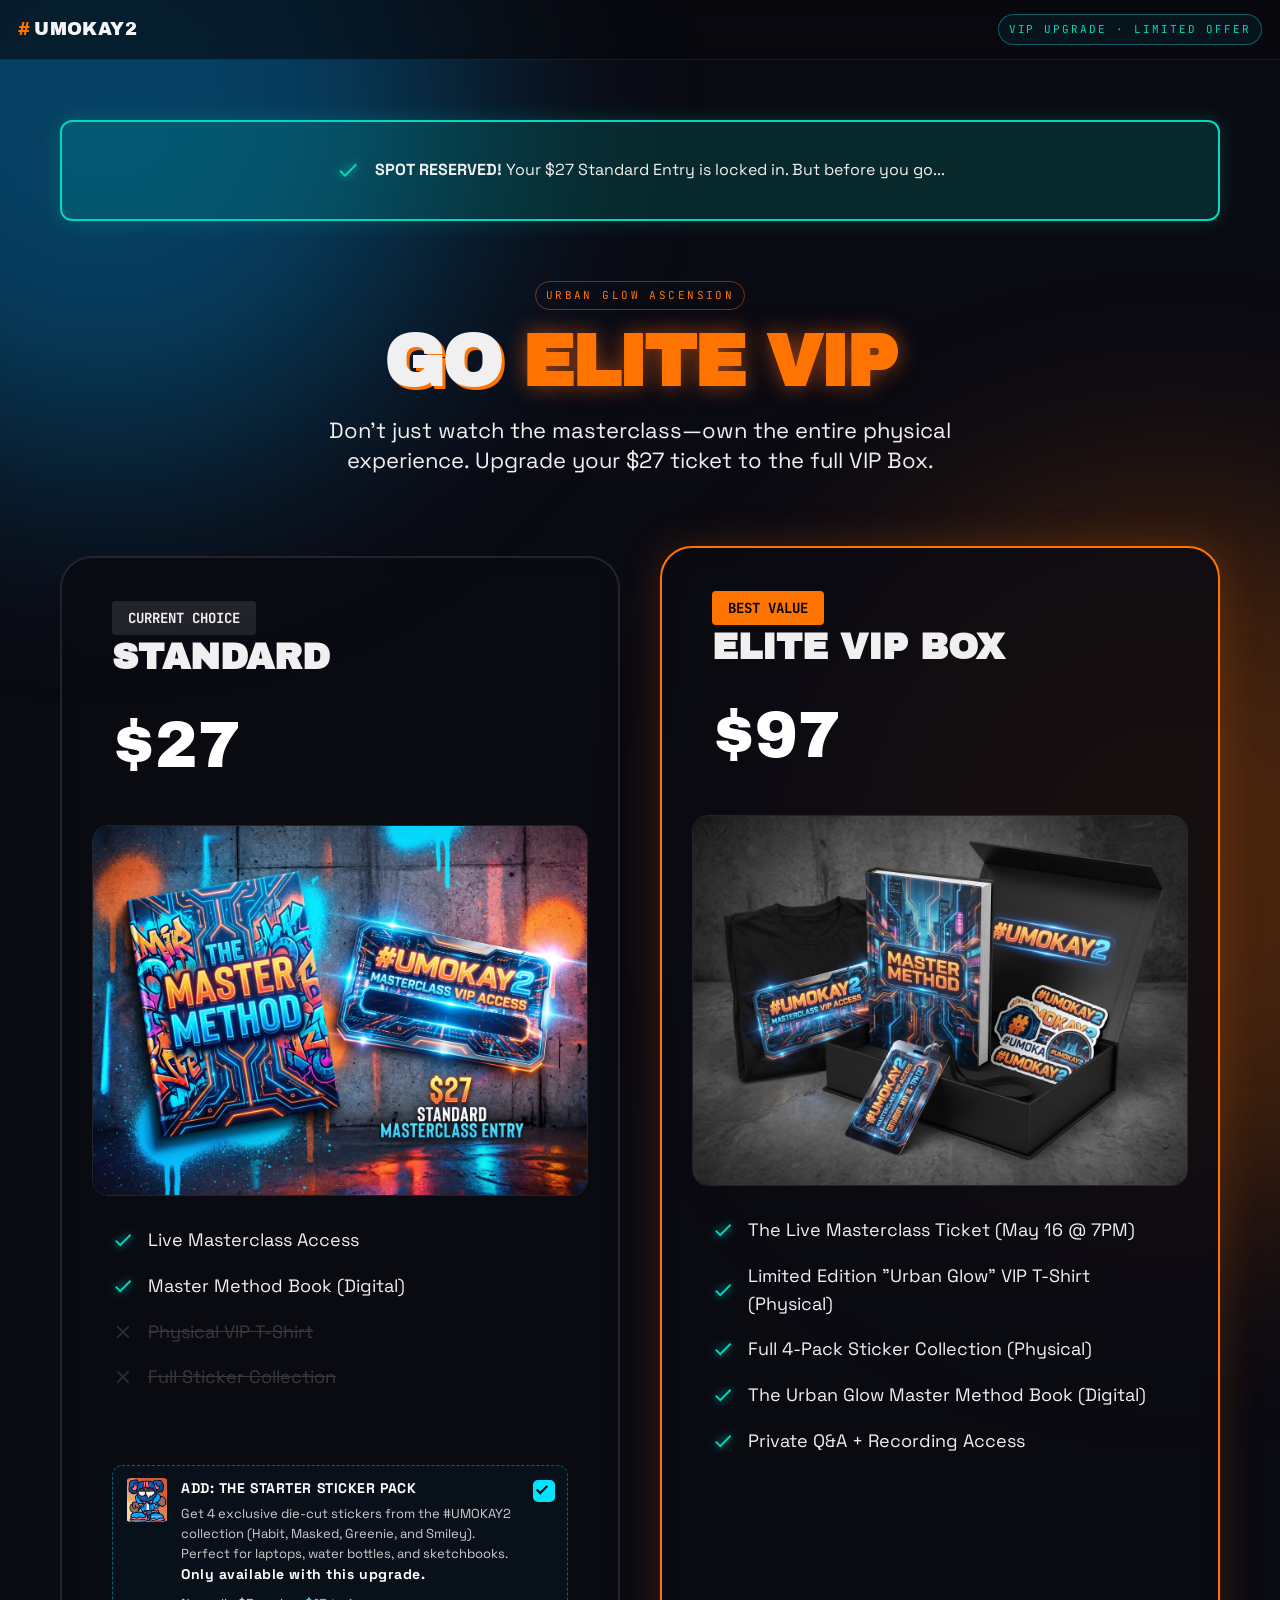
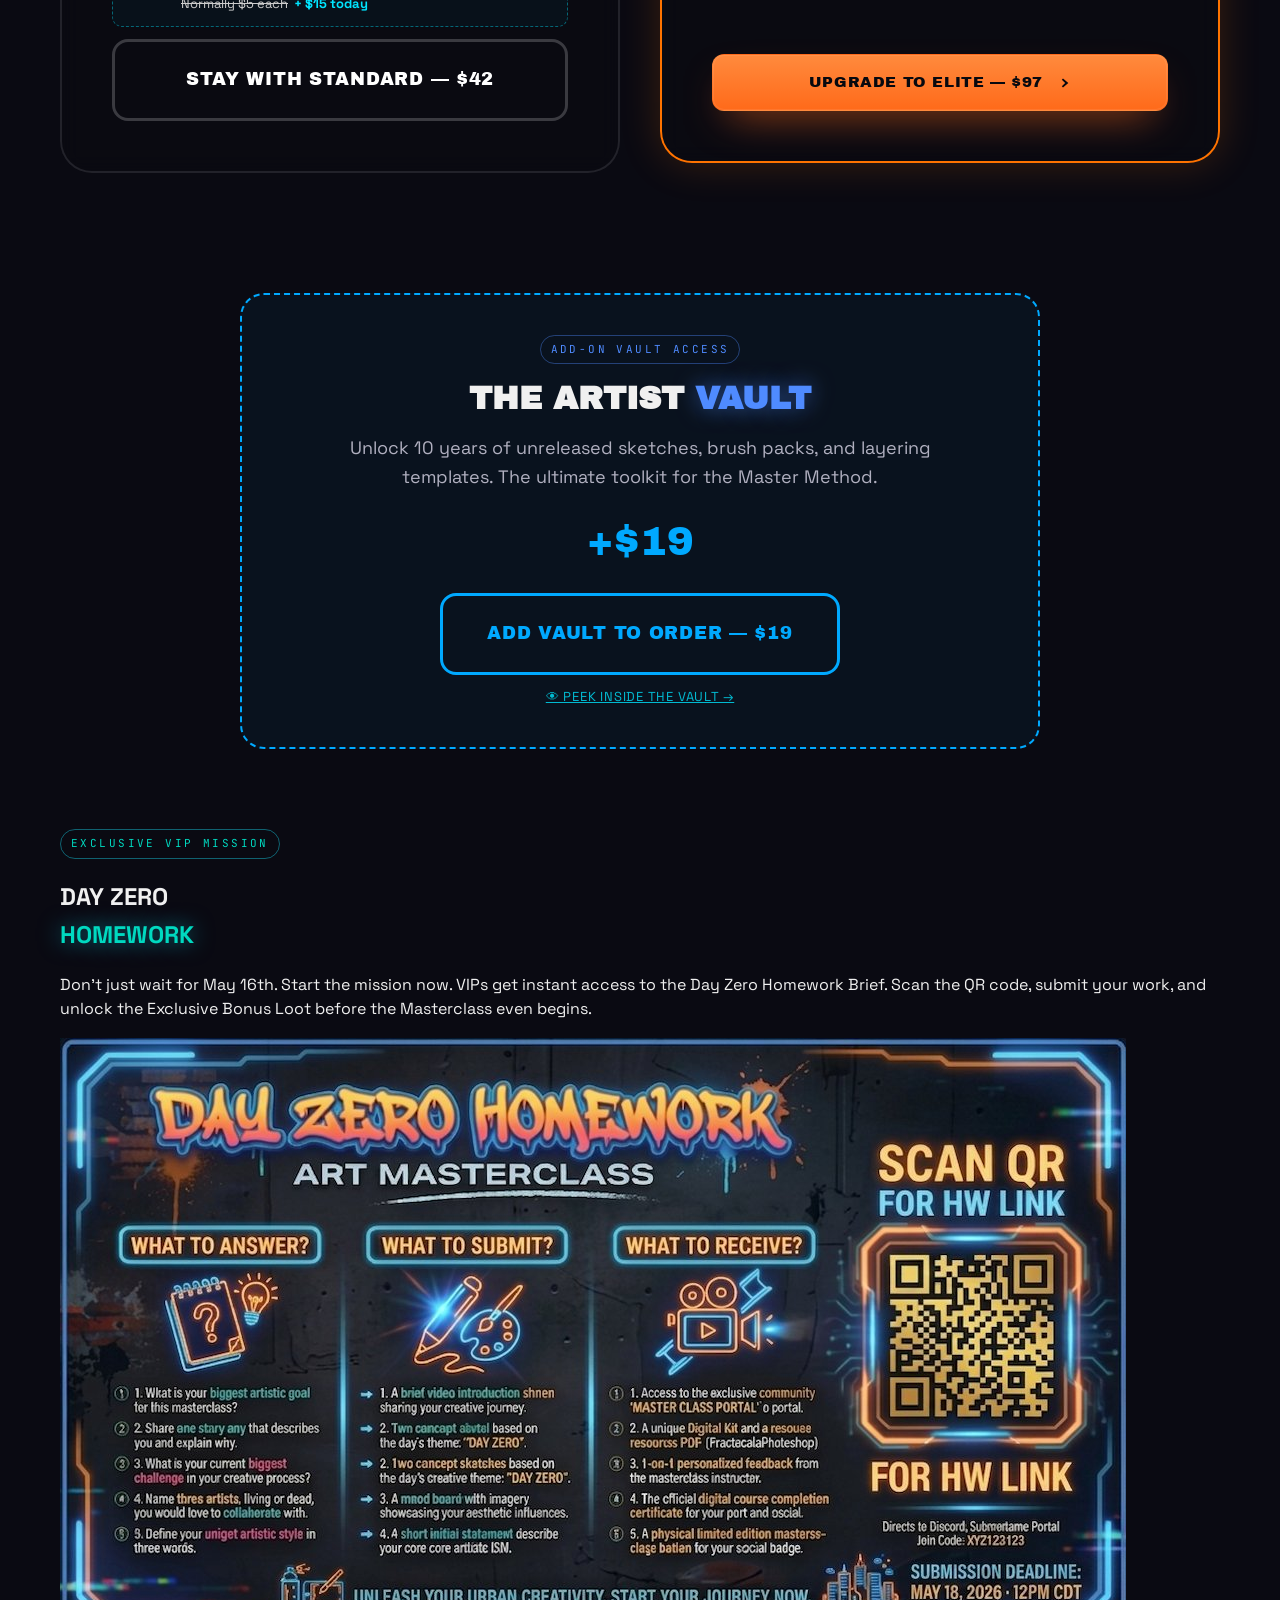
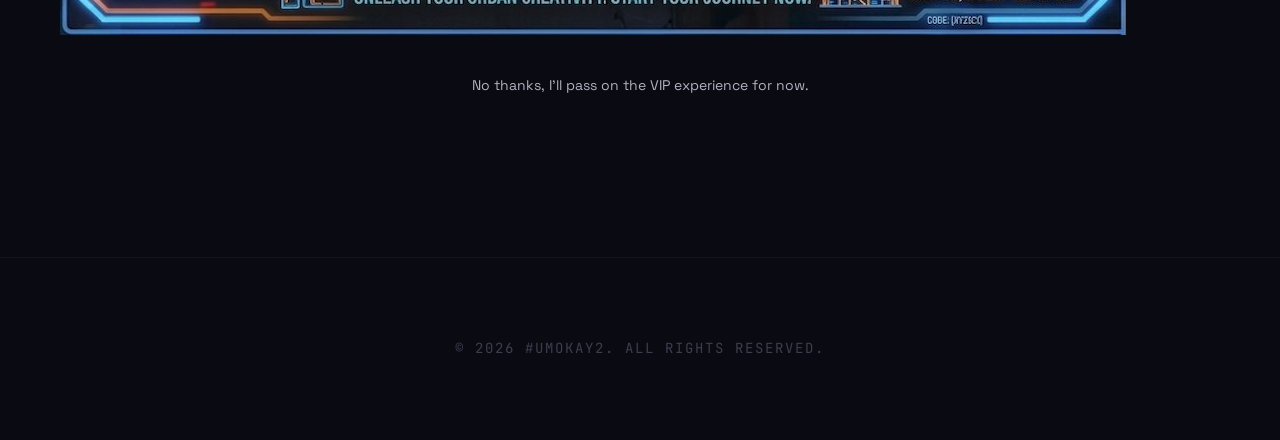
<file: upgrade.html>
<!DOCTYPE html lang="en">
<head>
  <meta charset="UTF-8" />
  <meta name="viewport" content="width=device-width, initial-scale=1, viewport-fit=cover" />
  <meta name="theme-color" content="#0a0a12" />

  <title>VIP Upgrade — #UMOKAY2 Masterclass</title>
  <meta name="description" content="A one-time VIP upgrade to the #UMOKAY2 Mini-Masterclass and the Urban Glow System. Act fast, this deal expires." />
  <meta name="robots" content="noindex, nofollow" />

  <!-- Fonts -->
  <link rel="preconnect" href="https://fonts.googleapis.com" />
  <link rel="preconnect" href="https://fonts.gstatic.com" crossorigin />
  <link href="https://fonts.googleapis.com/css2?family=Archivo+Black&family=Space+Grotesk:wght@400;500;600;700&family=JetBrains+Mono:wght@500;700&display=swap" rel="stylesheet" />

  <link rel="stylesheet" href="style.css" />
  <link rel="stylesheet" href="upgrade.css" />
</head>
<body class="page-upgrade">

  <!-- Background atmospherics -->
  <div class="bg-grain" aria-hidden="true"></div>
  <div class="bg-glow bg-glow--blue" aria-hidden="true"></div>
  <div class="bg-glow bg-glow--orange" aria-hidden="true"></div>

  <!-- Top bar -->
  <header class="topbar">
    <a href="/" class="brand" aria-label="UMOKAY2 home">
      <span class="brand__hash">#</span><span class="brand__name">UMOKAY2</span>
    </a>
    <span class="topbar__tag">VIP UPGRADE · LIMITED OFFER</span>
  </header>

  <main class="upgrade">

    <!-- CONFIRMATION BAR -->
    <div class="confirm-bar">
      <div class="confirm-bar__inner">
        <svg viewBox="0 0 24 24" width="24" height="24" class="check-icon"><path fill="currentColor" d="M9 16.17L4.83 12l-1.42 1.41L9 19 21 7l-1.41-1.41z"/></svg>
        <p><strong>SPOT RESERVED!</strong> Your $27 Standard Entry is locked in. But before you go...</p>
      </div>
    </div>

    <!-- HERO -->
    <section class="upgrade__hero">
      <div class="upgrade__hero-copy">
        <span class="kicker kicker--orange">URBAN GLOW ASCENSION</span>
          <h1 class="upgrade__title">
            GO <span class="hl hl--orange">ELITE VIP</span>
          </h1>
          <p class="upgrade__lead">
            Don't just watch the masterclass—own the entire physical experience. Upgrade your $27 ticket to the full VIP Box.
          </p>
      </div>
    </section>

    <!-- PRICING CHOICE -->
    <section class="pricing-choice">
      <div class="choice-grid">
        
        <!-- STANDARD CARD -->
        <div class="choice-card choice-card--standard">
          <div class="choice-card__head">
            <span class="choice-card__tag">CURRENT CHOICE</span>
            <h3 class="choice-card__title">STANDARD</h3>
            <div class="choice-card__price">$27</div>
          </div>
          <div class="choice-card__visual">
            <img src="standard-entry-visual.png" alt="Standard Entry Bundle" />
          </div>
          <ul class="choice-card__list">
            <li><svg viewBox="0 0 24 24" width="22" height="22"><path fill="currentColor" d="M9 16.17L4.83 12l-1.42 1.41L9 19 21 7l-1.41-1.41z"/></svg> Live Masterclass Access</li>
            <li><svg viewBox="0 0 24 24" width="22" height="22"><path fill="currentColor" d="M9 16.17L4.83 12l-1.42 1.41L9 19 21 7l-1.41-1.41z"/></svg> Master Method Book (Digital)</li>
            <li class="disabled"><svg viewBox="0 0 24 24" width="22" height="22"><path fill="currentColor" d="M19 6.41L17.59 5 12 10.59 6.41 5 5 6.41 10.59 12 5 17.59 6.41 19 12 13.41 17.59 19 19 17.59 13.41 12z"/></svg> Physical VIP T-Shirt</li>
            <li class="disabled"><svg viewBox="0 0 24 24" width="22" height="22"><path fill="currentColor" d="M19 6.41L17.59 5 12 10.59 6.41 5 5 6.41 10.59 12 5 17.59 6.41 19 12 13.41 17.59 19 19 17.59 13.41 12z"/></svg> Full Sticker Collection</li>
          </ul>
          <!-- STICKER PACK ORDER BUMP -->
          <label class="sticker-bump" for="sticker-add">
            <input type="checkbox" id="sticker-add" checked />
            <div class="sticker-bump__inner">
              <img src="assets/images/blue-chibi.png" alt="Sticker Pack" style="width:44px;height:44px;object-fit:contain;border-radius:6px;" />
              <div class="sticker-bump__text">
                <strong>ADD: THE STARTER STICKER PACK</strong>
                <span>Get 4 exclusive die-cut stickers from the #UMOKAY2 collection (Habit, Masked, Greenie, and Smiley). Perfect for laptops, water bottles, and sketchbooks. <strong>Only available with this upgrade.</strong></span>
                <span class="sticker-bump__price"><s>Normally $5 each</s> &nbsp;<strong style="color:#00e5ff;">+ $15 today</strong></span>
              </div>
              <div class="sticker-bump__checkbox" aria-hidden="true"></div>
            </div>
          </label>
          <a href="https://gokustum.com/cart/48875219190003:1,48875202019571:1" class="btn btn--outline" id="standard-btn">
            <span>STAY WITH STANDARD — $27</span>
          </a>
        </div>

        <!-- VIP CARD -->
        <div class="choice-card choice-card--vip">
          <div class="choice-card__glow"></div>
          <div class="choice-card__head">
            <span class="choice-card__tag choice-card__tag--vip">BEST VALUE</span>
            <h3 class="choice-card__title">ELITE VIP BOX</h3>
            <div class="choice-card__price">$97</div>
          </div>
          <div class="choice-card__visual">
            <img src="vip-box-stack-authentic.png" alt="VIP Box Stack" />
          </div>
          <ul class="choice-card__list">
            <li><svg viewBox="0 0 24 24" width="22" height="22"><path fill="currentColor" d="M9 16.17L4.83 12l-1.42 1.41L9 19 21 7l-1.41-1.41z"/></svg> The Live Masterclass Ticket (May 16 @ 7PM)</li>
            <li><svg viewBox="0 0 24 24" width="22" height="22"><path fill="currentColor" d="M9 16.17L4.83 12l-1.42 1.41L9 19 21 7l-1.41-1.41z"/></svg> Limited Edition "Urban Glow" VIP T-Shirt (Physical)</li>
            <li><svg viewBox="0 0 24 24" width="22" height="22"><path fill="currentColor" d="M9 16.17L4.83 12l-1.42 1.41L9 19 21 7l-1.41-1.41z"/></svg> Full 4-Pack Sticker Collection (Physical)</li>
            <li><svg viewBox="0 0 24 24" width="22" height="22"><path fill="currentColor" d="M9 16.17L4.83 12l-1.42 1.41L9 19 21 7l-1.41-1.41z"/></svg> The Urban Glow Master Method Book (Digital)</li>
            <li><svg viewBox="0 0 24 24" width="22" height="22"><path fill="currentColor" d="M9 16.17L4.83 12l-1.42 1.41L9 19 21 7l-1.41-1.41z"/></svg> Private Q&amp;A + Recording Access</li>
          </ul>
          <a href="https://gokustum.com/cart/YOUR_VIP_BOX_VARIANT_ID:1" class="btn btn--primary btn--pulse">
            <span>UPGRADE TO ELITE — $97</span>
            <svg viewBox="0 0 24 24" width="20" height="20" aria-hidden="true"><path fill="currentColor" d="M5 12h12l-4-4 1.4-1.4L20.8 12l-6.4 5.4L13 16l4-4H5z"/></svg>
          </a>
        </div>

      </div>
    </section>

    <!-- ARTIST VAULT BUMP -->
    <section class="vault-bump">
      <div class="vault-card">
        <div class="vault-card__content">
          <span class="kicker kicker--blue">ADD-ON VAULT ACCESS</span>
          <h2>THE ARTIST <span class="hl hl--blue">VAULT</span></h2>
          <p>Unlock 10 years of unreleased sketches, brush packs, and layering templates. The ultimate toolkit for the Master Method.</p>
          <div class="vault-card__price">+$19</div>
          <a href="https://gokustum.com/cart/48875202248947:1" class="btn btn--outline btn--blue">
            <span>ADD VAULT TO ORDER — $19</span>
          </a>
          <a href="vault.html" target="_blank" style="display:block;margin-top:12px;text-align:center;font-size:13px;color:#00e5ff;letter-spacing:0.06em;text-decoration:underline;opacity:0.8;">&#128065; PEEK INSIDE THE VAULT →</a>
        </div>
      </div>
    </section>

    <!-- DAY ZERO HOMEWORK SECTION -->
    <section class="homework-section">
      <div class="homework-card">
        <div class="homework-card__content">
          <span class="kicker kicker--cyan">EXCLUSIVE VIP MISSION</span>
          <h2>DAY ZERO <br><span class="hl hl--cyan">HOMEWORK</span></h2>
          <p>Don't just wait for May 16th. Start the mission now. VIPs get instant access to the Day Zero Homework Brief. Scan the QR code, submit your work, and unlock the Exclusive Bonus Loot before the Masterclass even begins.</p>
        </div>
        <div class="homework-card__visual">
          <img src="day-zero-homework-final.png" alt="Day Zero Homework" />
        </div>
      </div>
    </section>

    <!-- RESCUE LINK -->
    <div class="rescue-link-container">
      <a href="rescue.html" class="rescue-link">No thanks, I'll pass on the VIP experience for now.</a>
    </div>

  </main>

  <style>
    .sticker-bump {
      display: block;
      margin: 16px 0 12px;
      cursor: pointer;
      border: 1.5px dashed rgba(0,229,255,0.4);
      border-radius: 10px;
      padding: 12px;
      background: rgba(0,229,255,0.04);
      transition: border-color 0.2s;
    }
    .sticker-bump:hover { border-color: rgba(0,229,255,0.7); }
    .sticker-bump input[type=checkbox] { display: none; }
    .sticker-bump__inner {
      display: flex;
      align-items: flex-start;
      gap: 12px;
    }
    .sticker-bump__text {
      flex: 1;
      display: flex;
      flex-direction: column;
      gap: 4px;
      font-size: 13px;
      color: #ccc;
    }
    .sticker-bump__text strong:first-child {
      font-size: 14px;
      color: #fff;
      letter-spacing: 0.04em;
    }
    .sticker-bump__price { margin-top: 4px; font-size: 13px; }
    .sticker-bump__checkbox {
      width: 22px;
      height: 22px;
      min-width: 22px;
      border: 2px solid rgba(0,229,255,0.6);
      border-radius: 5px;
      margin-top: 2px;
      position: relative;
      background: transparent;
      transition: background 0.2s;
    }
    .sticker-bump.is-checked .sticker-bump__checkbox {
      background: #00e5ff;
      border-color: #00e5ff;
    }
    .sticker-bump.is-checked .sticker-bump__checkbox::after {
      content: '';
      position: absolute;
      left: 4px; top: 1px;
      width: 6px; height: 11px;
      border: 2px solid #000;
      border-top: none;
      border-left: none;
      transform: rotate(45deg);
    }
  </style>

  <script>
    (function() {
      var URL_WITH = 'https://gokustum.com/cart/48875219190003:1,48875202019571:1';
      var URL_WITHOUT = 'https://gokustum.com/cart/48875219190003:1';
      var bump = document.getElementById('sticker-add');
      var btn = document.getElementById('standard-btn');
      var label = bump ? bump.closest('label') : null;
      function update() {
        if (!bump || !btn) return;
        btn.href = bump.checked ? URL_WITH : URL_WITHOUT;
        var priceSpan = btn.querySelector('span');
        if (priceSpan) priceSpan.textContent = bump.checked ? 'STAY WITH STANDARD — $42' : 'STAY WITH STANDARD — $27';
        if (label) label.classList.toggle('is-checked', bump.checked);
      }
      document.addEventListener('DOMContentLoaded', function() {
        bump = document.getElementById('sticker-add');
        btn = document.getElementById('standard-btn');
        label = bump ? bump.closest('label') : null;
        if (bump) { bump.addEventListener('change', update); update(); }
      });
    })();
  </script>

  <!-- FOOTER -->
  <footer class="footer">
    <p class="footer__copy">© 2026 #UMOKAY2. ALL RIGHTS RESERVED.</p>
  </footer>

</body>
</html>
</file>
<file: style.css>
/* ==========================================================================
   #UMOKAY2 — Tips & Tricks Funnel
   Mobile-first · gallery / street-art energy · stacked masterclass grid
   ========================================================================== */

:root {
  --bg-0: #07080d;
  --bg-1: #0d0f17;
  --bg-2: #131626;
  --ink: #f3f4f7;
  --ink-dim: #aab0c0;
  --ink-mute: #6b7388;

  --blue: #2b6bff;
  --blue-glow: #4f8bff;
  --cyan: #19e6ff;
  --orange: #ff6a1a;
  --orange-glow: #ff8a3d;
  --warm: #ffd28a;

  --line: rgba(255, 255, 255, 0.08);
  --line-strong: rgba(255, 255, 255, 0.18);

  --radius: 14px;
  --radius-lg: 22px;

  --font-display: "Archivo Black", "Space Grotesk", system-ui, sans-serif;
  --font-body: "Space Grotesk", system-ui, -apple-system, "Segoe UI", Roboto, sans-serif;
  --font-mono: "JetBrains Mono", ui-monospace, Menlo, monospace;

  --maxw: 1180px;
}

/* Reset */
*, *::before, *::after { box-sizing: border-box; }
html, body { margin: 0; padding: 0; }
img, svg { display: block; max-width: 100%; }
button { font: inherit; cursor: pointer; }
a { color: inherit; text-decoration: none; }

html { scroll-behavior: smooth; -webkit-text-size-adjust: 100%; }
body {
  font-family: var(--font-body);
  background: var(--bg-0);
  color: var(--ink);
  line-height: 1.55;
  -webkit-font-smoothing: antialiased;
  overflow-x: hidden;
}

.sr-only {
  position: absolute; width: 1px; height: 1px; padding: 0; margin: -1px;
  overflow: hidden; clip: rect(0,0,0,0); white-space: nowrap; border: 0;
}

/* ---------- Background atmospherics ---------- */
.bg-grain {
  position: fixed; inset: 0; pointer-events: none; z-index: 0;
  background-image: radial-gradient(rgba(255,255,255,0.04) 1px, transparent 1px);
  background-size: 3px 3px;
  mix-blend-mode: overlay;
  opacity: 0.5;
}
.bg-glow {
  position: fixed; pointer-events: none; z-index: 0;
  width: 60vw; height: 60vw; max-width: 720px; max-height: 720px;
  border-radius: 50%; filter: blur(120px); opacity: 0.35;
}
.bg-glow--blue { top: -20vw; left: -20vw; background: var(--blue); }
.bg-glow--orange { bottom: -25vw; right: -20vw; background: var(--orange); opacity: 0.25; }

main, .topbar, .footer, .success { position: relative; z-index: 1; }

/* ---------- Topbar ---------- */
.topbar {
  display: flex; align-items: center; justify-content: space-between;
  padding: 14px 18px;
  border-bottom: 1px solid var(--line);
  backdrop-filter: blur(8px);
  background: rgba(7,8,13,0.6);
  position: sticky; top: 0; z-index: 10;
}
.brand {
  font-family: var(--font-display);
  font-size: 18px; letter-spacing: 0.02em;
  display: inline-flex; align-items: baseline;
}
.brand__hash { color: var(--orange); margin-right: 4px; }
.brand__name { color: var(--ink); }
.topbar__tag {
  font-family: var(--font-mono);
  font-size: 11px; letter-spacing: 0.18em;
  color: var(--cyan);
  padding: 6px 10px;
  border: 1px solid rgba(25,230,255,0.35);
  border-radius: 999px;
  background: rgba(25,230,255,0.06);
}
@media (max-width: 480px) {
  .topbar__tag { font-size: 10px; padding: 5px 8px; letter-spacing: 0.14em; }
}

/* ---------- Hero ---------- */
.hero { padding: 28px 18px 24px; }
.hero__inner {
  max-width: var(--maxw);
  margin: 0 auto;
  display: grid;
  grid-template-columns: 1fr;
  gap: 28px;
  align-items: center;
}

.eyebrow {
  display: inline-flex; align-items: center; gap: 8px;
  font-family: var(--font-mono);
  font-size: 12px; letter-spacing: 0.18em; text-transform: uppercase;
  color: var(--ink-dim);
  padding: 6px 12px;
  border: 1px solid var(--line-strong);
  border-radius: 999px;
  background: rgba(255,255,255,0.02);
}
.eyebrow__dot {
  width: 8px; height: 8px; border-radius: 50%;
  background: var(--orange);
  box-shadow: 0 0 12px var(--orange-glow);
  animation: pulse 1.6s ease-in-out infinite;
}
@keyframes pulse {
  0%, 100% { opacity: 1; transform: scale(1); }
  50% { opacity: 0.55; transform: scale(0.85); }
}

.hero__headline {
  font-family: var(--font-display);
  font-size: clamp(34px, 9vw, 64px);
  line-height: 1.02;
  letter-spacing: -0.01em;
  margin: 16px 0 12px;
  text-transform: uppercase;
}
.hl { position: relative; display: inline-block; }
.hl--blue { color: var(--blue-glow); text-shadow: 0 0 22px rgba(79,139,255,0.55); }
.hl--orange { color: var(--orange); text-shadow: 0 0 22px rgba(255,106,26,0.55); }
.hl--cyan { color: var(--cyan); text-shadow: 0 0 22px rgba(25,230,255,0.55); }

.hero__sub {
  font-size: 17px;
  color: var(--ink-dim);
  margin: 0 0 20px;
  max-width: 540px;
}
.hero__sub strong { color: var(--ink); }

/* Opt-in form */
.optin {
  margin-top: 8px;
  padding: 14px;
  background: linear-gradient(180deg, rgba(255,255,255,0.04), rgba(255,255,255,0.01));
  border: 1px solid var(--line-strong);
  border-radius: var(--radius-lg);
  box-shadow:
    0 0 0 1px rgba(43,107,255,0.15),
    0 20px 60px -20px rgba(43,107,255,0.4);
}
.optin__row { display: grid; grid-template-columns: 1fr; gap: 10px; }
.optin input[type="email"] {
  width: 100%;
  padding: 16px 16px;
  font-size: 16px;
  font-family: var(--font-body);
  color: var(--ink);
  background: rgba(0,0,0,0.45);
  border: 1px solid var(--line-strong);
  border-radius: 12px;
  outline: none;
  transition: border-color .2s, box-shadow .2s;
}
.optin input[type="email"]::placeholder { color: var(--ink-mute); }
.optin input[type="email"]:focus {
  border-color: var(--blue-glow);
  box-shadow: 0 0 0 3px rgba(43,107,255,0.25);
}

.btn {
  display: inline-flex; align-items: center; justify-content: center; gap: 8px;
  padding: 16px 22px;
  font-family: var(--font-display);
  letter-spacing: 0.04em;
  text-transform: uppercase;
  font-size: 15px;
  border-radius: 12px;
  border: 1px solid transparent;
  transition: transform .12s ease, box-shadow .2s ease, background .2s ease, color .2s ease;
  white-space: nowrap;
}
.btn--primary {
  color: #08090f;
  background: linear-gradient(180deg, #ff8a3d, #ff6a1a);
  box-shadow:
    0 0 0 1px rgba(255,255,255,0.08) inset,
    0 18px 40px -16px rgba(255,106,26,0.7);
}
.btn--primary:hover { transform: translateY(-1px); box-shadow: 0 22px 50px -18px rgba(255,106,26,0.85); }
.btn--primary:active { transform: translateY(0); }
.btn--ghost {
  color: var(--ink); background: transparent;
  border-color: var(--line-strong);
}
.btn--ghost:hover {
  border-color: var(--blue-glow);
  color: var(--blue-glow);
  box-shadow: 0 0 24px -8px var(--blue-glow);
}
.btn--center { display: flex; margin: 28px auto 0; width: max-content; }

.optin__micro {
  font-family: var(--font-mono);
  font-size: 11px; letter-spacing: 0.1em;
  color: var(--ink-mute);
  margin: 12px 4px 0;
}
.optin__error {
  margin: 10px 4px 0;
  font-size: 13px;
  color: #ff8585;
}

.trust {
  list-style: none; padding: 0; margin: 18px 0 0;
  display: flex; flex-wrap: wrap; gap: 10px 18px;
  font-family: var(--font-mono);
  font-size: 11px; letter-spacing: 0.14em; text-transform: uppercase;
  color: var(--ink-dim);
}
.trust li { display: inline-flex; align-items: center; gap: 6px; }
.trust span {
  color: var(--cyan);
  border: 1px solid rgba(25,230,255,0.35);
  padding: 3px 6px; border-radius: 6px;
}

/* ---------- HERO TOOLKIT (layered composition) ---------- */
.hero__visual {
  display: flex; justify-content: center;
  perspective: 1200px;
}
.toolkit {
  position: relative;
  width: 100%;
  max-width: 460px;
  aspect-ratio: 1 / 1.05;
  margin: 8px auto 0;
}
.toolkit__bg { position: absolute; inset: 0; pointer-events: none; }
.toolkit__bg-grid {
  position: absolute; inset: 4% 4%;
  border-radius: 24px;
  background-image:
    linear-gradient(rgba(255,255,255,0.05) 1px, transparent 1px),
    linear-gradient(90deg, rgba(255,255,255,0.05) 1px, transparent 1px);
  background-size: 28px 28px;
  -webkit-mask-image: radial-gradient(closest-side, black 60%, transparent 100%);
          mask-image: radial-gradient(closest-side, black 60%, transparent 100%);
  opacity: 0.6;
}
.toolkit__bg-blob {
  position: absolute; width: 60%; height: 60%; border-radius: 50%;
  filter: blur(48px); opacity: 0.55;
}
.toolkit__bg-blob--blue { background: var(--blue); top: 0; left: -10%; }
.toolkit__bg-blob--orange { background: var(--orange); bottom: -5%; right: -10%; opacity: 0.45; }

/* Floating chips */
.chip {
  position: absolute;
  display: flex; flex-direction: column; gap: 2px;
  padding: 10px 14px;
  background: rgba(13,15,23,0.85);
  border: 1px solid var(--line-strong);
  border-radius: 12px;
  backdrop-filter: blur(6px);
  box-shadow: 0 18px 40px -20px rgba(0,0,0,0.7);
  transform: rotate(-3deg);
  z-index: 2;
}
.chip__label {
  font-family: var(--font-mono);
  font-size: 10px; letter-spacing: 0.18em;
  color: var(--cyan);
  text-transform: uppercase;
}
.chip__title {
  font-family: var(--font-display);
  font-size: 14px; letter-spacing: 0.02em;
  color: var(--ink);
  text-transform: uppercase;
}
.chip--01 { top: 6%; left: 2%; border-color: rgba(43,107,255,0.45); transform: rotate(-6deg); }
.chip--01 .chip__label { color: var(--blue-glow); }
.chip--02 { top: 14%; right: 4%; border-color: rgba(25,230,255,0.45); transform: rotate(5deg); }
.chip--03 { bottom: 18%; left: 6%; border-color: rgba(255,106,26,0.5); transform: rotate(-4deg); }
.chip--03 .chip__label { color: var(--orange); }

/* Avatar peeking from behind */
.toolkit__avatar {
  position: absolute;
  bottom: -2%;
  right: -4%;
  width: 44%;
  aspect-ratio: 1 / 1.4;
  z-index: 1;
  filter: drop-shadow(0 20px 30px rgba(0,0,0,0.6));
}
.toolkit__avatar img {
  width: 100%; height: 100%; object-fit: contain; object-position: bottom;
}
.toolkit__avatar-fallback {
  position: absolute; inset: 0;
  display: none; align-items: flex-end; justify-content: center;
  font-family: var(--font-display); font-size: 56px; color: var(--orange);
}
.toolkit__avatar--fallback .toolkit__avatar-fallback { display: flex; }

/* Ebook cover */
.ebook-mock {
  position: absolute;
  top: 18%; left: 12%;
  width: 60%;
  aspect-ratio: 3 / 4;
  transform: rotate(-5deg);
  animation: float 6s ease-in-out infinite;
  z-index: 3;
}
@keyframes float {
  0%, 100% { transform: rotate(-5deg) translateY(0); }
  50% { transform: rotate(-4deg) translateY(-6px); }
}
.ebook-mock__cover {
  position: relative;
  width: 100%; height: 100%;
  border-radius: 12px;
  overflow: hidden;
  background: linear-gradient(135deg, #1a1f3a 0%, #0a0d1a 50%, #1a0d05 100%);
  border: 1px solid var(--line-strong);
  box-shadow:
    0 30px 80px -20px rgba(43,107,255,0.45),
    0 10px 30px -10px rgba(255,106,26,0.35),
    inset 0 0 0 1px rgba(255,255,255,0.04);
}
.ebook-mock__cover img {
  width: 100%; height: 100%;
  object-fit: contain;
  object-position: center;
  display: block;
  background: #050a1a;
}
.ebook-mock__fallback {
  position: absolute; inset: 0;
  padding: 22px;
  display: none;
  flex-direction: column; justify-content: space-between;
  background:
    radial-gradient(120% 80% at 30% 0%, rgba(43,107,255,0.35), transparent 60%),
    radial-gradient(120% 80% at 80% 100%, rgba(255,106,26,0.35), transparent 60%),
    linear-gradient(180deg, #0c1024, #060912);
}
.ebook-mock__cover--fallback .ebook-mock__fallback { display: flex; }
.ebook-mock__tag {
  font-family: var(--font-mono);
  font-size: 11px; letter-spacing: 0.2em;
  color: var(--cyan);
  border: 1px solid rgba(25,230,255,0.45);
  padding: 4px 8px; border-radius: 999px;
  align-self: flex-start;
}
.ebook-mock__title {
  font-family: var(--font-display);
  font-size: clamp(26px, 7vw, 40px);
  line-height: 0.95;
  color: var(--ink);
}
.ebook-mock__sub {
  font-family: var(--font-display);
  font-size: clamp(16px, 4.5vw, 24px);
  color: var(--orange);
  margin-top: -6px;
  text-shadow: 0 0 18px rgba(255,106,26,0.6);
}
.ebook-mock__edition {
  font-family: var(--font-mono);
  font-size: 10px; letter-spacing: 0.18em;
  color: var(--ink-mute);
  margin-top: 12px;
}
.ebook-mock__shadow {
  position: absolute; left: 8%; right: 8%; bottom: -22px; height: 36px;
  background: radial-gradient(50% 100% at 50% 50%, rgba(0,0,0,0.6), transparent 70%);
  filter: blur(6px);
  z-index: -1;
}
.ebook-mock__sticker {
  position: absolute; top: -14px; right: -14px;
  width: 52px; height: 52px;
  border-radius: 50%;
  background: var(--orange);
  color: #0b0c12;
  display: flex; align-items: center; justify-content: center;
  font-family: var(--font-display);
  font-size: 16px;
  border: 2px solid #0b0c12;
  box-shadow: 0 0 28px rgba(255,106,26,0.7);
  transform: rotate(8deg);
}
.ebook-mock__price {
  position: absolute; bottom: -10px; left: -10px;
  padding: 6px 10px;
  background: var(--cyan); color: #061018;
  font-family: var(--font-display);
  font-size: 13px; letter-spacing: 0.06em;
  border-radius: 8px;
  border: 2px solid #0b0c12;
  box-shadow: 0 0 22px rgba(25,230,255,0.5);
  transform: rotate(-6deg);
}

/* Value badge */
.toolkit__value {
  position: absolute;
  bottom: 4%; left: 4%;
  display: flex; flex-direction: column;
  padding: 10px 14px;
  background: rgba(13,15,23,0.9);
  border: 1px solid var(--line-strong);
  border-left: 3px solid var(--orange);
  border-radius: 10px;
  z-index: 4;
  max-width: 60%;
}
.toolkit__value-num {
  font-family: var(--font-display);
  font-size: 20px;
  color: var(--orange);
  text-shadow: 0 0 14px rgba(255,106,26,0.6);
  line-height: 1;
}
.toolkit__value-label {
  font-family: var(--font-mono);
  font-size: 10px; letter-spacing: 0.14em;
  color: var(--ink-dim);
  text-transform: uppercase;
  margin-top: 4px;
}

/* ---------- Marquee ---------- */
.marquee {
  overflow: hidden;
  border-top: 1px solid var(--line);
  border-bottom: 1px solid var(--line);
  background: linear-gradient(90deg, rgba(43,107,255,0.06), rgba(255,106,26,0.06));
  margin-top: 24px;
}
.marquee__track {
  display: inline-flex; gap: 28px;
  white-space: nowrap;
  padding: 14px 0;
  font-family: var(--font-display);
  font-size: 14px; letter-spacing: 0.18em;
  color: var(--ink-dim);
  animation: marquee 22s linear infinite;
}
.marquee__track span:nth-child(odd) { color: var(--cyan); }
.marquee__track span:nth-child(even) { color: var(--orange); }
@keyframes marquee {
  from { transform: translateX(0); }
  to { transform: translateX(-50%); }
}

/* ---------- Sections ---------- */
.section {
  padding: 64px 18px;
  max-width: var(--maxw);
  margin: 0 auto;
}
.section__head { max-width: 760px; margin: 0 auto 32px; text-align: center; }
.kicker {
  font-family: var(--font-mono);
  font-size: 11px; letter-spacing: 0.22em;
  text-transform: uppercase;
  display: inline-block;
  padding: 5px 10px;
  border-radius: 999px;
  border: 1px solid var(--line-strong);
}
.kicker--blue { color: var(--blue-glow); border-color: rgba(79,139,255,0.4); }
.kicker--cyan { color: var(--cyan); border-color: rgba(25,230,255,0.4); }
.kicker--orange { color: var(--orange); border-color: rgba(255,106,26,0.45); }

.section h2 {
  font-family: var(--font-display);
  font-size: clamp(28px, 6vw, 44px);
  line-height: 1.05;
  text-transform: uppercase;
  margin: 14px 0 12px;
}
.section__lead {
  color: var(--ink-dim);
  font-size: 16px;
  margin: 0 auto;
}

.inside__meta {
  display: flex; flex-wrap: wrap; justify-content: center;
  gap: 8px 12px;
  margin-top: 22px;
  font-family: var(--font-mono);
  font-size: 11px; letter-spacing: 0.14em; text-transform: uppercase;
}
.inside__meta span {
  padding: 6px 10px;
  border: 1px solid var(--line-strong);
  border-radius: 999px;
  color: var(--ink-dim);
}
.inside__meta strong { color: var(--ink); margin-right: 4px; }

/* ---------- Masterclass cards ---------- */
.cards {
  display: grid;
  grid-template-columns: 1fr;
  gap: 14px;
}
.card {
  position: relative;
  display: flex; flex-direction: column; gap: 10px;
  padding: 20px 18px 18px;
  background: linear-gradient(180deg, rgba(255,255,255,0.04), rgba(255,255,255,0.01));
  border: 1px solid var(--line);
  border-radius: var(--radius-lg);
  overflow: hidden;
  transition: transform .25s ease, border-color .25s ease, box-shadow .25s ease;
}
.card::before {
  content: ""; position: absolute; left: 0; top: 0; bottom: 0; width: 3px;
  opacity: 0.85;
}
.card:hover { transform: translateY(-3px); }

.card--blue::before { background: linear-gradient(180deg, var(--blue), var(--blue-glow)); }
.card--blue:hover { border-color: rgba(79,139,255,0.5); box-shadow: 0 24px 50px -24px rgba(43,107,255,0.55); }
.card--blue .card__thumb { color: var(--blue-glow); border-color: rgba(79,139,255,0.4); }
.card--blue .card__tag { color: var(--blue-glow); }

.card--orange::before { background: linear-gradient(180deg, var(--orange), var(--orange-glow)); }
.card--orange:hover { border-color: rgba(255,106,26,0.55); box-shadow: 0 24px 50px -24px rgba(255,106,26,0.55); }
.card--orange .card__thumb { color: var(--orange); border-color: rgba(255,106,26,0.45); }
.card--orange .card__tag { color: var(--orange); }

.card--cyan::before { background: linear-gradient(180deg, var(--cyan), #80f0ff); }
.card--cyan:hover { border-color: rgba(25,230,255,0.55); box-shadow: 0 24px 50px -24px rgba(25,230,255,0.5); }
.card--cyan .card__thumb { color: var(--cyan); border-color: rgba(25,230,255,0.45); }
.card--cyan .card__tag { color: var(--cyan); }

.card__thumb {
  position: relative;
  width: 100%;
  aspect-ratio: 5 / 2;
  border-radius: 12px;
  border: 1px dashed var(--line-strong);
  background:
    radial-gradient(80% 100% at 100% 0%, rgba(255,255,255,0.06), transparent 60%),
    radial-gradient(80% 100% at 0% 100%, rgba(0,0,0,0.5), transparent 60%),
    linear-gradient(180deg, rgba(255,255,255,0.02), rgba(0,0,0,0.25));
  display: flex; align-items: center; justify-content: center;
  overflow: hidden;
}
.card__thumb-num {
  position: absolute; top: 10px; left: 12px;
  font-family: var(--font-display);
  font-size: 14px;
  color: var(--ink);
  background: rgba(0,0,0,0.6);
  padding: 4px 8px;
  border-radius: 6px;
  border: 1px solid var(--line-strong);
}
.card__thumb-icon {
  width: 64px; height: 64px;
  filter: drop-shadow(0 0 18px currentColor);
}

.card__tag {
  font-family: var(--font-mono);
  font-size: 10px; letter-spacing: 0.2em;
  text-transform: uppercase;
  margin-top: 4px;
}
.card h3 {
  font-family: var(--font-display);
  font-size: 18px; line-height: 1.15;
  margin: 0; text-transform: uppercase;
}
.card p {
  margin: 0; color: var(--ink-dim); font-size: 14.5px;
}
.card__takeaway {
  margin-top: auto;
  padding: 8px 10px;
  border-top: 1px dashed var(--line-strong);
  font-family: var(--font-mono);
  font-size: 11px; letter-spacing: 0.08em;
  color: var(--ink-dim);
  text-transform: uppercase;
}

/* Bonus card */
.card--bonus {
  border-color: rgba(255,210,138,0.35);
  background:
    radial-gradient(120% 80% at 0% 0%, rgba(255,106,26,0.18), transparent 55%),
    radial-gradient(120% 80% at 100% 100%, rgba(43,107,255,0.18), transparent 55%),
    linear-gradient(180deg, rgba(255,255,255,0.04), rgba(255,255,255,0.01));
}
.card--bonus::before { background: linear-gradient(180deg, var(--warm), var(--orange)); }
.card--bonus:hover { border-color: var(--warm); box-shadow: 0 24px 60px -24px rgba(255,210,138,0.5); }
.card--bonus .card__thumb { color: var(--warm); border-color: rgba(255,210,138,0.4); }
.card__tag--bonus { color: var(--warm); }

/* ---------- Why ---------- */
.why {
  background:
    radial-gradient(80% 60% at 0% 0%, rgba(43,107,255,0.12), transparent 60%),
    radial-gradient(80% 60% at 100% 100%, rgba(255,106,26,0.10), transparent 60%),
    var(--bg-1);
  border-top: 1px solid var(--line);
  border-bottom: 1px solid var(--line);
  border-radius: 0;
  max-width: none;
  padding: 80px 20px;
}
.why__inner { max-width: 760px; margin: 0 auto; }
.why h2 {
  font-family: var(--font-display);
  font-size: clamp(28px, 6vw, 42px);
  line-height: 1.1;
  text-transform: uppercase;
  margin: 14px 0 18px;
}
.why p { color: var(--ink-dim); font-size: 17px; }
.why p strong { color: var(--ink); }
.why__pull {
  margin-top: 26px !important;
  padding: 20px 22px;
  border-left: 3px solid var(--orange);
  background: rgba(255,106,26,0.06);
  font-family: var(--font-display);
  font-size: clamp(18px, 4.5vw, 24px) !important;
  text-transform: uppercase;
  color: var(--ink) !important;
  line-height: 1.2;
}

/* ---------- Proof ---------- */
.proof__grid {
  display: grid;
  grid-template-columns: 1fr 1fr;
  gap: 12px;
}
.proof__tile {
  position: relative;
  aspect-ratio: 1 / 1;
  border-radius: var(--radius);
  overflow: hidden;
  background: var(--bg-1);
  border: 1px solid var(--line);
}
.proof__tile--lg {
  grid-column: span 2;
  aspect-ratio: 16 / 10;
}
.proof__tile img {
  width: 100%; height: 100%;
  object-fit: cover;
  object-position: center;
  display: block;
}
/* Featured drop — keep character art crisp + framed, not blown up edge-to-edge */
.proof__tile--lg img {
  object-fit: contain;
  padding: 16px;
  background:
    radial-gradient(60% 60% at 50% 40%, rgba(43,107,255,0.25), transparent 70%),
    linear-gradient(180deg, #0c1024, #060912);
}
/* Inside-pages tiles: contain page artwork (no awkward crops) */
.proof__tile--page img {
  object-fit: cover;
  object-position: top center;
}
.proof__tile--fallback {
  background:
    repeating-linear-gradient(-45deg, rgba(255,255,255,0.03) 0 12px, transparent 12px 24px),
    radial-gradient(80% 60% at 70% 30%, rgba(255,106,26,0.25), transparent 60%),
    linear-gradient(180deg, #1a0d05, #060912);
}
.proof__label {
  position: absolute; left: 10px; bottom: 10px;
  font-family: var(--font-mono);
  font-size: 11px; letter-spacing: 0.15em;
  padding: 4px 8px;
  background: rgba(0,0,0,0.6);
  border: 1px solid var(--line-strong);
  border-radius: 6px;
  color: var(--ink);
}

/* ---------- Success state ---------- */
.success {
  display: none;
  padding: 64px 20px 80px;
  min-height: 80vh;
}
.success.is-visible { display: block; }
.success__inner {
  max-width: 720px;
  margin: 0 auto;
  text-align: center;
  background: linear-gradient(180deg, rgba(255,255,255,0.04), rgba(255,255,255,0.01));
  border: 1px solid var(--line-strong);
  border-radius: var(--radius-lg);
  padding: 36px 22px 32px;
  box-shadow:
    0 0 0 1px rgba(255,106,26,0.15),
    0 30px 80px -30px rgba(255,106,26,0.45);
}
.success__avatar {
  position: relative;
  width: 160px; height: 160px;
  margin: -90px auto 12px;
  border-radius: 50%;
  background: linear-gradient(180deg, #1a1f3a, #0a0d1a);
  border: 2px solid var(--orange);
  box-shadow: 0 0 60px rgba(255,106,26,0.45);
  overflow: hidden;
  display: flex; align-items: flex-end; justify-content: center;
}
.success__avatar img {
  width: 105%; height: 105%; object-fit: cover; object-position: top center;
}
.success__avatar-fallback {
  position: absolute; inset: 0;
  display: none; align-items: center; justify-content: center;
  font-family: var(--font-display);
  font-size: 48px;
  color: var(--orange);
  text-shadow: 0 0 22px rgba(255,106,26,0.7);
}
.success__avatar--fallback .success__avatar-fallback { display: flex; }
.success__avatar-glow {
  position: absolute; inset: -20%;
  background: radial-gradient(50% 50% at 50% 50%, rgba(255,106,26,0.4), transparent 60%);
  filter: blur(20px);
  z-index: -1;
}
.success h2 {
  font-family: var(--font-display);
  font-size: clamp(26px, 6vw, 38px);
  text-transform: uppercase;
  margin: 14px 0 10px;
}
.success p { color: var(--ink-dim); margin: 8px 0; }
.success p strong { color: var(--ink); }
.success__support {
  margin-top: 16px !important;
  padding: 14px 16px;
  border: 1px dashed var(--line-strong);
  border-radius: 12px;
  font-size: 14px;
}
.success__nudges {
  margin-top: 28px;
  display: grid;
  grid-template-columns: 1fr;
  gap: 12px;
}
.nudge {
  display: flex; flex-direction: column; align-items: flex-start; gap: 4px;
  padding: 16px 18px;
  border-radius: 14px;
  border: 1px solid var(--line-strong);
  background: rgba(255,255,255,0.02);
  text-align: left;
  transition: transform .15s, border-color .2s, box-shadow .2s, background .2s;
}
.nudge__title {
  font-family: var(--font-display);
  font-size: 16px; letter-spacing: 0.04em;
  text-transform: uppercase;
}
.nudge__sub {
  font-family: var(--font-mono);
  font-size: 11px; letter-spacing: 0.14em;
  color: var(--ink-dim);
  text-transform: uppercase;
}
.nudge:hover { transform: translateY(-2px); }
.nudge--blue:hover {
  border-color: var(--blue-glow); background: rgba(43,107,255,0.08);
  box-shadow: 0 0 30px -8px var(--blue-glow);
}
.nudge--blue:hover .nudge__title { color: var(--blue-glow); text-shadow: 0 0 12px var(--blue-glow); }
.nudge--orange:hover {
  border-color: var(--orange); background: rgba(255,106,26,0.08);
  box-shadow: 0 0 30px -8px var(--orange);
}
.nudge--orange:hover .nudge__title { color: var(--orange); text-shadow: 0 0 12px var(--orange); }
.nudge--cyan:hover {
  border-color: var(--cyan); background: rgba(25,230,255,0.08);
  box-shadow: 0 0 30px -8px var(--cyan);
}
.nudge--cyan:hover .nudge__title { color: var(--cyan); text-shadow: 0 0 12px var(--cyan); }

body.is-success main { display: none; }
body.is-success .topbar__tag { display: none; }

/* ---------- Footer ---------- */
.footer {
  padding: 28px 20px 40px;
  text-align: center;
  border-top: 1px solid var(--line);
  margin-top: 40px;
  color: var(--ink-mute);
  font-family: var(--font-mono);
  font-size: 12px; letter-spacing: 0.12em;
}
.footer p { margin: 0; }
.footer__link { color: var(--ink-dim); transition: color .2s, text-shadow .2s; }
.footer__link--blue:hover { color: var(--blue-glow); text-shadow: 0 0 14px var(--blue-glow); }
.footer__link--orange:hover { color: var(--orange); text-shadow: 0 0 14px var(--orange); }

/* ---------- Responsive ---------- */
@media (min-width: 640px) {
  .cards { grid-template-columns: repeat(2, 1fr); }
}
@media (min-width: 720px) {
  .optin__row { grid-template-columns: 1fr auto; }
  .success__nudges { grid-template-columns: repeat(3, 1fr); }
  .proof__grid { grid-template-columns: repeat(4, 1fr); }
  .proof__tile--lg { grid-column: span 4; aspect-ratio: 21 / 9; }
}
@media (min-width: 960px) {
  .cards { grid-template-columns: repeat(3, 1fr); }
  .card--bonus { grid-column: span 3; flex-direction: row; align-items: stretch; gap: 22px; }
  .card--bonus .card__thumb { width: 30%; aspect-ratio: 1 / 1; flex-shrink: 0; }
  .card--bonus h3 { font-size: 22px; }
}
@media (min-width: 1024px) {
  .hero { padding: 56px 24px 40px; }
  .hero__inner { grid-template-columns: 1.05fr 1fr; gap: 56px; }
  .hero__visual { justify-content: flex-end; }
  .toolkit { max-width: 520px; }
}

/* ---------- Reveal on scroll ---------- */
.reveal { opacity: 0; transform: translateY(16px); transition: opacity .6s ease, transform .6s ease; }
.reveal.is-in { opacity: 1; transform: none; }
/* Failsafe: if reveal never fires (slow IO, no JS, etc.), don't trap pointer events */
.no-js .reveal,
html.is-loaded .reveal:not(.is-in) { opacity: 1; transform: none; }

@media (prefers-reduced-motion: reduce) {
  .ebook-mock, .eyebrow__dot, .marquee__track { animation: none !important; }
  .reveal { opacity: 1; transform: none; transition: none; }
}

/* ---------- Offer Ladder (subtle ecosystem cue) ---------- */
.ladder__steps {
  list-style: none;
  margin: 0; padding: 0;
  display: grid;
  grid-template-columns: 1fr;
  gap: 14px;
  counter-reset: ladder;
}
.ladder__step {
  position: relative;
  padding: 22px 20px 20px;
  border: 1px solid var(--line);
  border-radius: var(--radius-lg);
  background: linear-gradient(180deg, rgba(255,255,255,0.03), rgba(255,255,255,0.01));
  transition: transform .25s, border-color .25s, box-shadow .25s;
  display: flex; flex-direction: column; gap: 8px;
}
.ladder__step::before {
  content: ""; position: absolute; left: 0; top: 0; bottom: 0; width: 3px;
  background: linear-gradient(180deg, var(--blue), var(--orange));
  opacity: 0.5;
}
.ladder__num {
  font-family: var(--font-display);
  font-size: 12px; letter-spacing: 0.18em;
  color: var(--ink-mute);
}
.ladder__status {
  font-family: var(--font-mono);
  font-size: 10px; letter-spacing: 0.2em;
  color: var(--ink-dim);
  text-transform: uppercase;
  padding: 4px 8px;
  border: 1px solid var(--line-strong);
  border-radius: 999px;
  align-self: flex-start;
}
.ladder__step h3 {
  font-family: var(--font-display);
  font-size: 18px; line-height: 1.15;
  margin: 4px 0 0; text-transform: uppercase;
}
.ladder__step p {
  margin: 0; color: var(--ink-dim); font-size: 14.5px;
}
.ladder__step p strong { color: var(--ink); }

/* Current = free foundation, highlighted */
.ladder__step--current {
  border-color: rgba(255,106,26,0.55);
  background:
    radial-gradient(120% 80% at 0% 0%, rgba(255,106,26,0.18), transparent 55%),
    linear-gradient(180deg, rgba(255,255,255,0.04), rgba(255,255,255,0.01));
  box-shadow: 0 24px 60px -28px rgba(255,106,26,0.5);
}
.ladder__step--current::before {
  background: var(--orange);
  opacity: 1;
  box-shadow: 0 0 18px var(--orange-glow);
}
.ladder__step--current .ladder__num { color: var(--orange); }
.ladder__step--current .ladder__status {
  color: var(--orange);
  border-color: rgba(255,106,26,0.5);
  background: rgba(255,106,26,0.08);
}

/* Future steps — softer, "coming" feel */
.ladder__step:not(.ladder__step--current) {
  opacity: 0.92;
}
.ladder__step:not(.ladder__step--current):hover {
  border-color: var(--line-strong);
  transform: translateY(-2px);
}

.ladder__note {
  margin: 22px auto 0;
  max-width: 620px;
  text-align: center;
  font-family: var(--font-mono);
  font-size: 12px; letter-spacing: 0.08em;
  color: var(--ink-mute);
  text-transform: uppercase;
}

@media (min-width: 720px) {
  .ladder__steps { grid-template-columns: repeat(3, 1fr); }
}

/* ---------- Teaser grid (sneak peek, content obscured) ---------- */
.teaser__grid {
  display: grid;
  grid-template-columns: 1fr;
  gap: 22px;
  perspective: 1200px;
  padding: 14px 4px 8px;
}
@media (min-width: 720px) {
  .teaser__grid {
    grid-template-columns: 1.2fr 1fr 1fr 1fr;
    align-items: center;
    gap: 18px;
  }
}

.teaser {
  margin: 0;
  display: flex;
  flex-direction: column;
  gap: 12px;
  transition: transform .35s ease;
}
.teaser figcaption {
  font-family: var(--font-mono);
  font-size: 11px;
  letter-spacing: 0.18em;
  text-transform: uppercase;
  color: var(--ink-mute);
  text-align: center;
}

.teaser__frame {
  position: relative;
  border-radius: 14px;
  overflow: hidden;
  border: 1px solid var(--line-strong);
  background: #060912;
  box-shadow:
    0 30px 60px -25px rgba(0,0,0,0.7),
    0 0 0 1px rgba(255,255,255,0.03) inset;
  aspect-ratio: 3 / 4;
}
.teaser__frame img {
  width: 100%; height: 100%;
  object-fit: cover;
  object-position: 50% 30%;
  display: block;
}

/* Featured cover tile \u2014 NOT obscured, full quality, slight angle */
.teaser--cover {
  transform: rotate(-3deg);
}
.teaser--cover .teaser__frame {
  aspect-ratio: 3 / 4;
  box-shadow:
    0 40px 80px -30px rgba(43,107,255,0.5),
    0 20px 40px -20px rgba(255,106,26,0.3),
    0 0 0 1px rgba(255,255,255,0.04) inset;
}
.teaser--cover .teaser__frame img {
  object-fit: contain;
  background: #050a1a;
}
.teaser__chip {
  position: absolute;
  top: 10px; left: 10px;
  font-family: var(--font-mono);
  font-size: 10px; letter-spacing: 0.2em;
  padding: 4px 8px;
  background: var(--cyan); color: #061018;
  border-radius: 6px;
  border: 1px solid #0b0c12;
  box-shadow: 0 0 18px rgba(25,230,255,0.5);
}

/* Inside peek tiles \u2014 cropped, angled, blurred, locked */
.teaser--peek { transform: rotate(0deg); }
.teaser--rot-l { transform: rotate(-2.5deg) translateY(8px); }
.teaser--rot-r { transform: rotate(2.5deg) translateY(-8px); }

.teaser--peek .teaser__frame {
  aspect-ratio: 3 / 4;
}

/* Heavy crop into an abstract corner of the page \u2014 hides readable text */
.teaser--peek .teaser__frame img {
  /* Scale image WAY up so a small fragment fills the frame */
  width: 260%;
  height: 260%;
  max-width: none;
  object-fit: cover;
  /* Each peek lands on a different colorful art region, never the title block */
  object-position: 70% 80%;
  /* Real obscure: heavy blur + saturate so colors read but content doesn't */
  filter: blur(6px) saturate(1.2) brightness(0.9);
}

/* Vary positions per tile so peeks feel different */
.teaser--rot-l .teaser__frame img { object-position: 80% 70%; }
.teaser--rot-r .teaser__frame img { object-position: 20% 85%; }

/* Dark veil with brand gradient on top of the blurred fragment */
.teaser__veil {
  position: absolute; inset: 0;
  background:
    linear-gradient(180deg, rgba(8,12,28,0.45) 0%, rgba(8,12,28,0.85) 100%),
    radial-gradient(120% 80% at 20% 0%, rgba(43,107,255,0.18), transparent 60%),
    radial-gradient(120% 80% at 80% 100%, rgba(255,106,26,0.18), transparent 60%);
  mix-blend-mode: normal;
  pointer-events: none;
}
.teaser--peek .teaser__frame::before {
  content: ""; position: absolute; inset: 0;
  background:
    repeating-linear-gradient(135deg, rgba(255,255,255,0.025) 0 2px, transparent 2px 6px);
  pointer-events: none;
  mix-blend-mode: overlay;
  z-index: 2;
}

.teaser__lock {
  position: absolute;
  bottom: 12px; left: 50%;
  transform: translateX(-50%);
  display: inline-flex; align-items: center; gap: 6px;
  font-family: var(--font-mono);
  font-size: 10px; letter-spacing: 0.22em;
  text-transform: uppercase;
  padding: 6px 10px;
  background: rgba(8,12,28,0.85);
  color: var(--cyan);
  border: 1px solid rgba(25,230,255,0.45);
  border-radius: 999px;
  z-index: 3;
  box-shadow: 0 0 18px rgba(25,230,255,0.25);
}
.teaser__lock svg { display: block; }

/* Hover \u2014 only on cover, slight pop */
.teaser--cover:hover { transform: rotate(-3deg) translateY(-4px); }

.teaser__note {
  margin: 22px auto 18px;
  max-width: 480px;
  text-align: center;
  font-family: var(--font-mono);
  font-size: 11px;
  letter-spacing: 0.18em;
  text-transform: uppercase;
  color: var(--ink-mute);
}

/* Hide legacy proof rules from older code path */
.proof__grid { display: none; }

/* ---------- Video teaser (click-to-play, 90s preview) ---------- */
.vteaser__wrap {
  max-width: 880px;
  margin: 0 auto;
  padding: 0 4px;
}
.vteaser__player {
  position: relative;
  width: 100%;
  aspect-ratio: 16 / 9;
  border-radius: var(--radius-lg);
  overflow: hidden;
  border: 1px solid var(--line-strong);
  cursor: pointer;
  background: #050a1a;
  box-shadow:
    0 40px 80px -30px rgba(43,107,255,0.45),
    0 20px 40px -20px rgba(255,106,26,0.25),
    0 0 0 1px rgba(255,255,255,0.04) inset;
  transition: transform .25s, box-shadow .25s;
  outline: none;
}
.vteaser__player:hover,
.vteaser__player:focus-visible {
  transform: translateY(-3px);
  box-shadow:
    0 50px 100px -30px rgba(43,107,255,0.55),
    0 30px 60px -20px rgba(255,106,26,0.35);
}
.vteaser__poster {
  position: absolute; inset: 0;
  width: 100%; height: 100%;
  object-fit: cover;
  display: block;
  filter: saturate(1.05);
}
.vteaser__veil {
  position: absolute; inset: 0;
  background:
    linear-gradient(180deg, rgba(8,12,28,0.0) 30%, rgba(8,12,28,0.85) 100%),
    radial-gradient(80% 60% at 50% 50%, rgba(8,12,28,0.0), rgba(8,12,28,0.45));
  pointer-events: none;
}
.vteaser__playbtn {
  position: absolute;
  top: 50%; left: 50%;
  transform: translate(-50%, -50%);
  width: 86px; height: 86px;
  border-radius: 50%;
  background: var(--orange);
  color: #0b0c12;
  display: flex; align-items: center; justify-content: center;
  box-shadow:
    0 0 0 6px rgba(255,106,26,0.18),
    0 0 38px rgba(255,106,26,0.55);
  pointer-events: none;
  transition: transform .25s;
}
.vteaser__player:hover .vteaser__playbtn,
.vteaser__player:focus-visible .vteaser__playbtn {
  transform: translate(-50%, -50%) scale(1.06);
}
.vteaser__playbtn svg { margin-left: 4px; }

.vteaser__chips {
  position: absolute;
  top: 14px; left: 14px;
  display: flex; gap: 8px; flex-wrap: wrap;
  pointer-events: none;
  z-index: 3;
}
.vteaser__poster { pointer-events: none; }
.vteaser__hit {
  position: absolute; inset: 0;
  width: 100%; height: 100%;
  background: transparent;
  border: 0; padding: 0; margin: 0;
  font-size: 0; color: transparent;
  cursor: pointer;
  z-index: 5;
  -webkit-appearance: none; appearance: none;
}
.vteaser__hit:focus-visible {
  outline: 2px solid var(--cyan);
  outline-offset: -3px;
  border-radius: var(--radius-lg);
}
.vteaser__chip {
  font-family: var(--font-mono);
  font-size: 10px; letter-spacing: 0.2em;
  padding: 5px 9px;
  border-radius: 999px;
  border: 1px solid;
}
.vteaser__chip--blue {
  color: var(--blue);
  background: rgba(43,107,255,0.12);
  border-color: rgba(43,107,255,0.45);
}
.vteaser__chip--cyan {
  color: var(--cyan);
  background: rgba(25,230,255,0.10);
  border-color: rgba(25,230,255,0.45);
}

.vteaser__title {
  position: absolute;
  left: 14px; right: 14px; bottom: 14px;
  display: flex; flex-direction: column; gap: 4px;
  pointer-events: none;
}
.vteaser__author {
  font-family: var(--font-mono);
  font-size: 11px; letter-spacing: 0.18em;
  color: var(--cyan);
  text-transform: uppercase;
}
.vteaser__name {
  font-family: var(--font-display);
  font-size: clamp(14px, 2.2vw, 18px);
  color: var(--ink);
  text-transform: uppercase;
  line-height: 1.15;
}

.vteaser__note {
  margin: 18px auto 0;
  max-width: 520px;
  text-align: center;
  font-family: var(--font-mono);
  font-size: 11px;
  letter-spacing: 0.18em;
  text-transform: uppercase;
  color: var(--ink-mute);
}

/* When playing, replace poster with iframe */
.vteaser__player.is-playing .vteaser__poster,
.vteaser__player.is-playing .vteaser__veil,
.vteaser__player.is-playing .vteaser__playbtn,
.vteaser__player.is-playing .vteaser__chips,
.vteaser__player.is-playing .vteaser__title { display: none; }
.vteaser__player iframe {
  position: absolute; inset: 0;
  width: 100%; height: 100%;
  border: 0;
}

/* ---------- Upsell Bridge (Revenue Play) ---------- */
.upsell {
  margin: 32px 0;
  padding: 2px;
  background: linear-gradient(135deg, var(--cyan), var(--blue));
  border-radius: var(--radius-lg);
  position: relative;
  overflow: hidden;
}

.upsell::before {
  content: "";
  position: absolute; inset: 0;
  background: radial-gradient(circle at top right, rgba(255,255,255,0.2), transparent);
  pointer-events: none;
}

.upsell__content {
  background: var(--black);
  padding: 32px 24px;
  border-radius: calc(var(--radius-lg) - 2px);
  text-align: center;
}

.upsell h3 {
  font-size: 24px;
  margin: 12px 0;
  color: var(--white);
}

.upsell p {
  font-size: 15px;
  color: var(--grey);
  line-height: 1.6;
  margin-bottom: 24px;
  max-width: 340px;
  margin-left: auto;
  margin-right: auto;
}

.upsell .btn {
  width: 100%;
  justify-content: center;
  box-shadow: 0 0 20px rgba(0, 242, 255, 0.3);
}

@media (min-width: 768px) {
  .upsell__content {
    padding: 40px;
  }
  .upsell h3 {
    font-size: 28px;
  }
}

/* ---------- Upsell Value Stack ---------- */
.upsell__list {
  list-style: none;
  padding: 0;
  margin: 20px 0;
  text-align: left;
  max-width: 300px;
  margin-left: auto;
  margin-right: auto;
}

.upsell__list li {
  font-size: 14px;
  color: var(--white);
  margin-bottom: 10px;
  display: flex;
  align-items: center;
  gap: 10px;
}

.upsell__price {
  margin: 24px 0;
  display: flex;
  align-items: center;
  justify-content: center;
  gap: 15px;
}

.price__old {
  font-size: 20px;
  color: var(--grey);
  text-decoration: line-through;
}

.price__new {
  font-size: 36px;
  font-weight: 800;
  color: var(--orange);
  text-shadow: 0 0 15px rgba(255, 115, 0, 0.4);
}

.upsell__guarantee {
  font-size: 12px !important;
  color: var(--grey) !important;
  margin-top: 15px !important;
  text-transform: uppercase;
  letter-spacing: 1px;
}
</file>
<file: upgrade.css>
/* ==========================================================================
   #UMOKAY2 — VIP Upgrade Page Styles (THE SPICY FIX)
   ========================================================================== */

:root {
  --bg-dark: #0a0a12;
  --text-light: #f0f0f0;
  --text-muted: #b0b0c0;
  --orange: #ff7300;
  --blue: #00a9ff;
  --cyan: #00d9c0;
}

.page-upgrade {
  background: var(--bg-dark);
  color: var(--text-light);
  font-family: 'Space Grotesk', sans-serif;
  margin: 0;
  padding: 0;
  overflow-x: hidden;
}

/* Add Grit Texture */
.bg-grain::before {
  content: "";
  position: fixed;
  top: 0; left: 0; width: 100%; height: 100%;
  background-image: url("https://www.transparenttextures.com/patterns/asfalt-dark.png");
  opacity: 0.2;
  pointer-events: none;
  z-index: 10;
}

.upgrade {
  max-width: 1200px;
  margin: 0 auto;
  padding: 60px 20px;
  position: relative;
  z-index: 1;
}

/* Confirmation Bar */
.confirm-bar {
  background: rgba(0, 217, 192, 0.15);
  border: 2px solid var(--cyan);
  border-radius: 12px;
  padding: 20px;
  margin-bottom: 60px;
  text-align: center;
  box-shadow: 0 0 20px rgba(0, 217, 192, 0.2);
}

.confirm-bar__inner {
  display: flex;
  align-items: center;
  justify-content: center;
  gap: 15px;
}

.check-icon {
  color: var(--cyan);
  filter: drop-shadow(0 0 5px var(--cyan));
}

/* Hero */
.upgrade__hero {
  text-align: center;
  margin-bottom: 80px;
}

.upgrade__title {
  font-family: 'Archivo Black', sans-serif;
  font-size: clamp(40px, 8vw, 72px);
  line-height: 0.9;
  margin: 20px 0;
  text-transform: uppercase;
  letter-spacing: -2px;
  text-shadow: 3px 3px 0px var(--orange);
}

.upgrade__lead {
  font-size: 22px;
  line-height: 1.4;
  color: var(--text-light);
  max-width: 700px;
  margin: 0 auto;
}

/* Pricing Choice Grid */
.choice-grid {
  display: grid;
  grid-template-columns: 1fr 1fr;
  gap: 40px;
  margin-bottom: 120px;
}

@media (max-width: 900px) {
  .choice-grid {
    grid-template-columns: 1fr;
  }
}

.choice-card {
  background: rgba(10, 10, 18, 0.8);
  border: 2px solid rgba(255, 255, 255, 0.1);
  border-radius: 32px;
  padding: 50px;
  position: relative;
  display: flex;
  flex-direction: column;
  backdrop-filter: blur(10px);
}

.choice-card--vip {
  border-color: var(--orange);
  box-shadow: 0 0 40px rgba(255, 115, 0, 0.2);
  transform: translateY(-10px);
}

.choice-card__tag {
  font-family: 'JetBrains Mono', monospace;
  font-size: 14px;
  font-weight: 700;
  padding: 8px 16px;
  border-radius: 4px;
  background: rgba(255, 255, 255, 0.1);
  margin-bottom: 24px;
  text-transform: uppercase;
  width: fit-content;
}

.choice-card__tag--vip {
  background: var(--orange);
  color: #000;
}

.choice-card__title {
  font-family: 'Archivo Black', sans-serif;
  font-size: 36px;
  margin: 0 0 10px;
  text-transform: uppercase;
}

.choice-card__price {
  font-family: 'Archivo Black', sans-serif;
  font-size: 64px;
  margin-bottom: 30px;
  color: #fff;
}

.choice-card__visual {
  margin: 0 -20px 30px;
  border-radius: 16px;
  overflow: hidden;
  border: 1px solid rgba(255,255,255,0.1);
}

.choice-card__visual img {
  width: 100%;
  display: block;
}

.choice-card__list {
  list-style: none;
  padding: 0;
  margin: 0 0 40px;
  flex: 1;
}

.choice-card__list li {
  display: flex;
  align-items: center;
  gap: 14px;
  margin-bottom: 18px;
  font-size: 18px;
}

.choice-card__list li svg {
  color: var(--cyan);
  filter: drop-shadow(0 0 5px var(--cyan));
  flex-shrink: 0;
}

.choice-card__list li.disabled {
  opacity: 0.2;
  text-decoration: line-through;
}

.choice-card__list li.disabled svg {
  color: var(--text-muted);
  filter: none;
}

/* Buttons */
.btn--outline {
  display: block;
  text-align: center;
  padding: 24px;
  border: 3px solid rgba(255, 255, 255, 0.2);
  border-radius: 16px;
  color: #fff;
  font-family: 'Archivo Black', sans-serif;
  text-decoration: none;
  text-transform: uppercase;
  font-size: 18px;
  transition: all 0.3s ease;
}

.btn--outline:hover {
  border-color: #fff;
  background: rgba(255, 255, 255, 0.05);
}

/* Artist Vault Bump */
.vault-bump {
  margin-bottom: 80px;
}

.vault-card {
  background: rgba(0, 169, 255, 0.05);
  border: 2px dashed var(--blue);
  border-radius: 24px;
  padding: 40px;
  text-align: center;
  max-width: 800px;
  margin: 0 auto;
}

.vault-card h2 {
  font-family: 'Archivo Black', sans-serif;
  font-size: 32px;
  margin: 10px 0;
  text-transform: uppercase;
}

.vault-card p {
  font-size: 18px;
  line-height: 1.6;
  color: var(--text-muted);
  max-width: 600px;
  margin: 0 auto 20px;
}

.vault-card__price {
  font-family: 'Archivo Black', sans-serif;
  font-size: 40px;
  color: var(--blue);
  margin: 20px 0;
}

.btn--blue {
  border-color: var(--blue);
  color: var(--blue);
  max-width: 400px;
  margin: 0 auto;
}

.btn--blue:hover {
  background: rgba(0, 169, 255, 0.1);
  border-color: #fff;
  color: #fff;
}

/* Rescue Link */
.rescue-link-container {
  text-align: center;
  margin-top: 40px;
  margin-bottom: 60px;
}

.rescue-link {
  color: var(--text-muted);
  text-decoration: none;
  font-size: 14px;
  transition: color 0.3s;
}

.rescue-link:hover {
  color: #fff;
}

/* Footer */
.footer {
  text-align: center;
  padding: 80px 20px;
  opacity: 0.5;
  font-size: 14px;
  letter-spacing: 2px;
  text-transform: uppercase;
}
</file>
<file: rescue.css>
/* ========================================
   #UMOKAY2 — RESCUE PAGE ($9 DOWNSELL)
   ======================================== */

.page-rescue { background: #0a0a12; }

.bg-glow--cyan {
  position: fixed; pointer-events: none; z-index: 0;
  width: 60vw; height: 60vw; max-width: 800px; max-height: 800px;
  border-radius: 50%;
  background: radial-gradient(circle, rgba(0, 217, 192, 0.18) 0%, transparent 70%);
  bottom: -20vw; right: -20vw;
  filter: blur(60px);
}

/* WAIT BAR */
.wait-bar {
  background: linear-gradient(135deg, rgba(0, 169, 255, 0.12), rgba(0, 217, 192, 0.12));
  border: 1px solid rgba(0, 217, 192, 0.4);
  border-radius: 16px;
  padding: 18px 20px;
  margin: 24px auto 32px;
  max-width: 900px;
  position: relative;
  z-index: 2;
}
.wait-bar__inner {
  display: flex; align-items: center; gap: 16px; flex-wrap: wrap;
}
.wait-bar__chip {
  background: #00d9c0; color: #0a0a12;
  font-family: 'JetBrains Mono', monospace; font-weight: 700;
  font-size: 12px; letter-spacing: 0.1em;
  padding: 6px 12px; border-radius: 6px;
  flex-shrink: 0;
}
.wait-bar p {
  color: #f0f0f0; font-size: 15px; line-height: 1.5; margin: 0; flex: 1;
}

/* HERO */
.rescue__hero {
  display: grid;
  grid-template-columns: 1fr 1fr;
  gap: 48px;
  align-items: center;
  max-width: 1100px;
  margin: 0 auto 64px;
  padding: 0 24px;
  position: relative; z-index: 2;
}
@media (max-width: 760px) {
  .rescue__hero { grid-template-columns: 1fr; gap: 32px; text-align: center; }
}
.rescue__title {
  font-family: 'Archivo Black', sans-serif;
  font-size: clamp(32px, 5vw, 56px);
  line-height: 1.05;
  color: #f0f0f0;
  margin: 12px 0 16px;
  text-transform: uppercase;
  letter-spacing: -0.01em;
}
.rescue__lead {
  font-size: 17px; line-height: 1.6; color: #b0b0c0;
  max-width: 520px;
}
.rescue__hero-image { display: flex; justify-content: center; }

.ebook-mock--rescue {
  width: min(280px, 80vw);
  aspect-ratio: 3 / 4;
  position: relative;
  transform: rotate(-3deg);
  transition: transform 0.4s ease;
}
.ebook-mock--rescue:hover { transform: rotate(0deg) scale(1.03); }
.ebook-mock--rescue .ebook-mock__cover {
  background: linear-gradient(135deg, #1a1a2e, #0a0a12);
  border: 2px solid rgba(0, 217, 192, 0.4);
  box-shadow:
    0 25px 60px rgba(0, 0, 0, 0.6),
    0 0 80px rgba(0, 217, 192, 0.25),
    inset 0 0 40px rgba(0, 169, 255, 0.08);
}
.rescue__sticker {
  background: #00d9c0 !important;
  color: #0a0a12 !important;
  font-size: 28px !important;
  width: 70px !important; height: 70px !important;
  top: -16px !important; right: -16px !important;
  box-shadow: 0 8px 24px rgba(0, 217, 192, 0.5) !important;
}
.rescue__price-chip {
  background: #ff7300 !important;
  color: #0a0a12 !important;
  font-family: 'JetBrains Mono', monospace;
  font-weight: 700; font-size: 11px;
  letter-spacing: 0.12em;
  padding: 6px 12px;
  bottom: -12px; left: -12px;
}

/* INSIDE GRID */
.rescue__inside {
  max-width: 1100px;
  margin: 0 auto 64px;
  padding: 0 24px;
  position: relative; z-index: 2;
}
.rescue__grid {
  display: grid;
  grid-template-columns: repeat(3, 1fr);
  gap: 20px;
  margin-top: 32px;
}
@media (max-width: 900px) { .rescue__grid { grid-template-columns: repeat(2, 1fr); } }
@media (max-width: 560px) { .rescue__grid { grid-template-columns: 1fr; } }

.rescue__card {
  background: linear-gradient(180deg, #14142a, #0d0d1a);
  border: 1px solid rgba(0, 169, 255, 0.18);
  border-radius: 14px;
  padding: 24px;
  position: relative;
  transition: transform 0.3s, border-color 0.3s, box-shadow 0.3s;
}
.rescue__card:hover {
  transform: translateY(-4px);
  border-color: rgba(0, 217, 192, 0.5);
  box-shadow: 0 12px 32px rgba(0, 217, 192, 0.15);
}
.rescue__num {
  display: inline-block;
  background: rgba(0, 169, 255, 0.15);
  color: #00a9ff;
  font-family: 'JetBrains Mono', monospace;
  font-weight: 700;
  font-size: 13px;
  padding: 4px 10px;
  border-radius: 6px;
  margin-bottom: 12px;
  letter-spacing: 0.1em;
}
.rescue__num--bonus {
  background: rgba(255, 115, 0, 0.18);
  color: #ff7300;
  font-size: 18px;
  width: 32px; height: 28px;
  text-align: center;
  padding: 2px 0;
}
.rescue__card h3 {
  font-family: 'Archivo Black', sans-serif;
  font-size: 20px;
  color: #f0f0f0;
  margin: 0 0 10px;
  letter-spacing: 0;
}
.rescue__card p {
  color: #b0b0c0;
  font-size: 14px;
  line-height: 1.55;
  margin: 0;
}
.rescue__card--bonus {
  border-color: rgba(255, 115, 0, 0.4);
  background: linear-gradient(180deg, rgba(255, 115, 0, 0.06), #0d0d1a);
}

/* CTA BLOCK */
.rescue__cta-block {
  max-width: 700px;
  margin: 0 auto 48px;
  padding: 0 24px;
  position: relative; z-index: 2;
}
.rescue__price-card {
  background: linear-gradient(180deg, #14142a, #0d0d1a);
  border: 2px solid rgba(0, 217, 192, 0.5);
  border-radius: 20px;
  padding: 36px 28px;
  text-align: center;
  box-shadow: 0 20px 60px rgba(0, 217, 192, 0.15);
}
.rescue__price-line {
  margin: 0 0 8px;
  display: flex; gap: 16px;
  justify-content: center; align-items: baseline;
}
.rescue__old {
  font-family: 'Archivo Black', sans-serif;
  font-size: 28px;
  color: #6a6a80;
  text-decoration: line-through;
  text-decoration-color: #ff7300;
  text-decoration-thickness: 3px;
}
.rescue__new {
  font-family: 'Archivo Black', sans-serif;
  font-size: 56px;
  color: #00d9c0;
  text-shadow: 0 0 30px rgba(0, 217, 192, 0.5);
}
.rescue__price-sub {
  color: #b0b0c0;
  font-size: 14px;
  margin: 0 0 24px;
}
.btn--cyan {
  background: linear-gradient(135deg, #00d9c0, #00a9ff) !important;
  color: #0a0a12 !important;
  box-shadow: 0 12px 32px rgba(0, 217, 192, 0.4) !important;
}
.btn--cyan:hover {
  transform: translateY(-2px);
  box-shadow: 0 16px 44px rgba(0, 217, 192, 0.55) !important;
}
.rescue__guarantee {
  color: #b0b0c0;
  font-size: 13px;
  margin: 16px 0 8px;
}
.rescue__decline {
  display: inline-block;
  color: #6a6a80;
  font-size: 13px;
  text-decoration: underline;
  margin-top: 8px;
}
.rescue__decline:hover { color: #b0b0c0; }

/* WHY BLOCK */
.rescue__why {
  max-width: 700px;
  margin: 0 auto 48px;
  padding: 0 24px;
  position: relative; z-index: 2;
}
</file>
